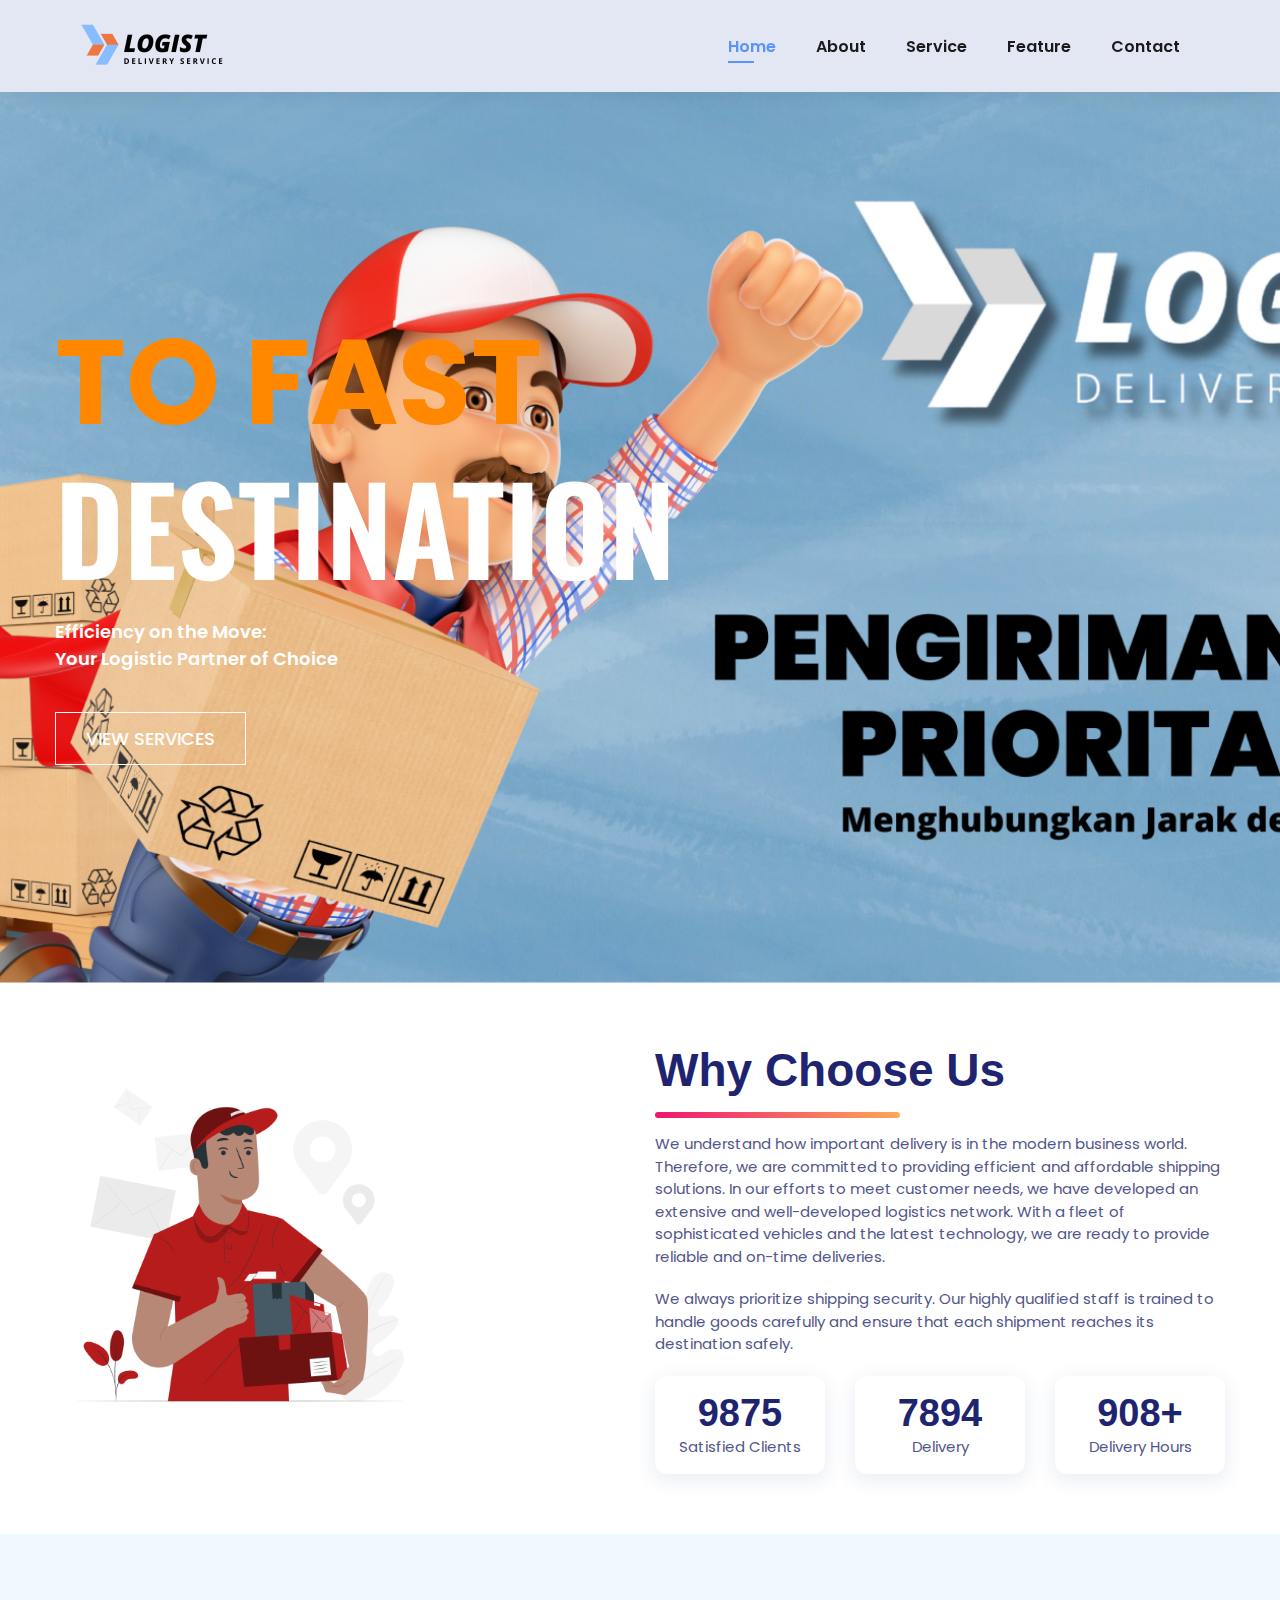
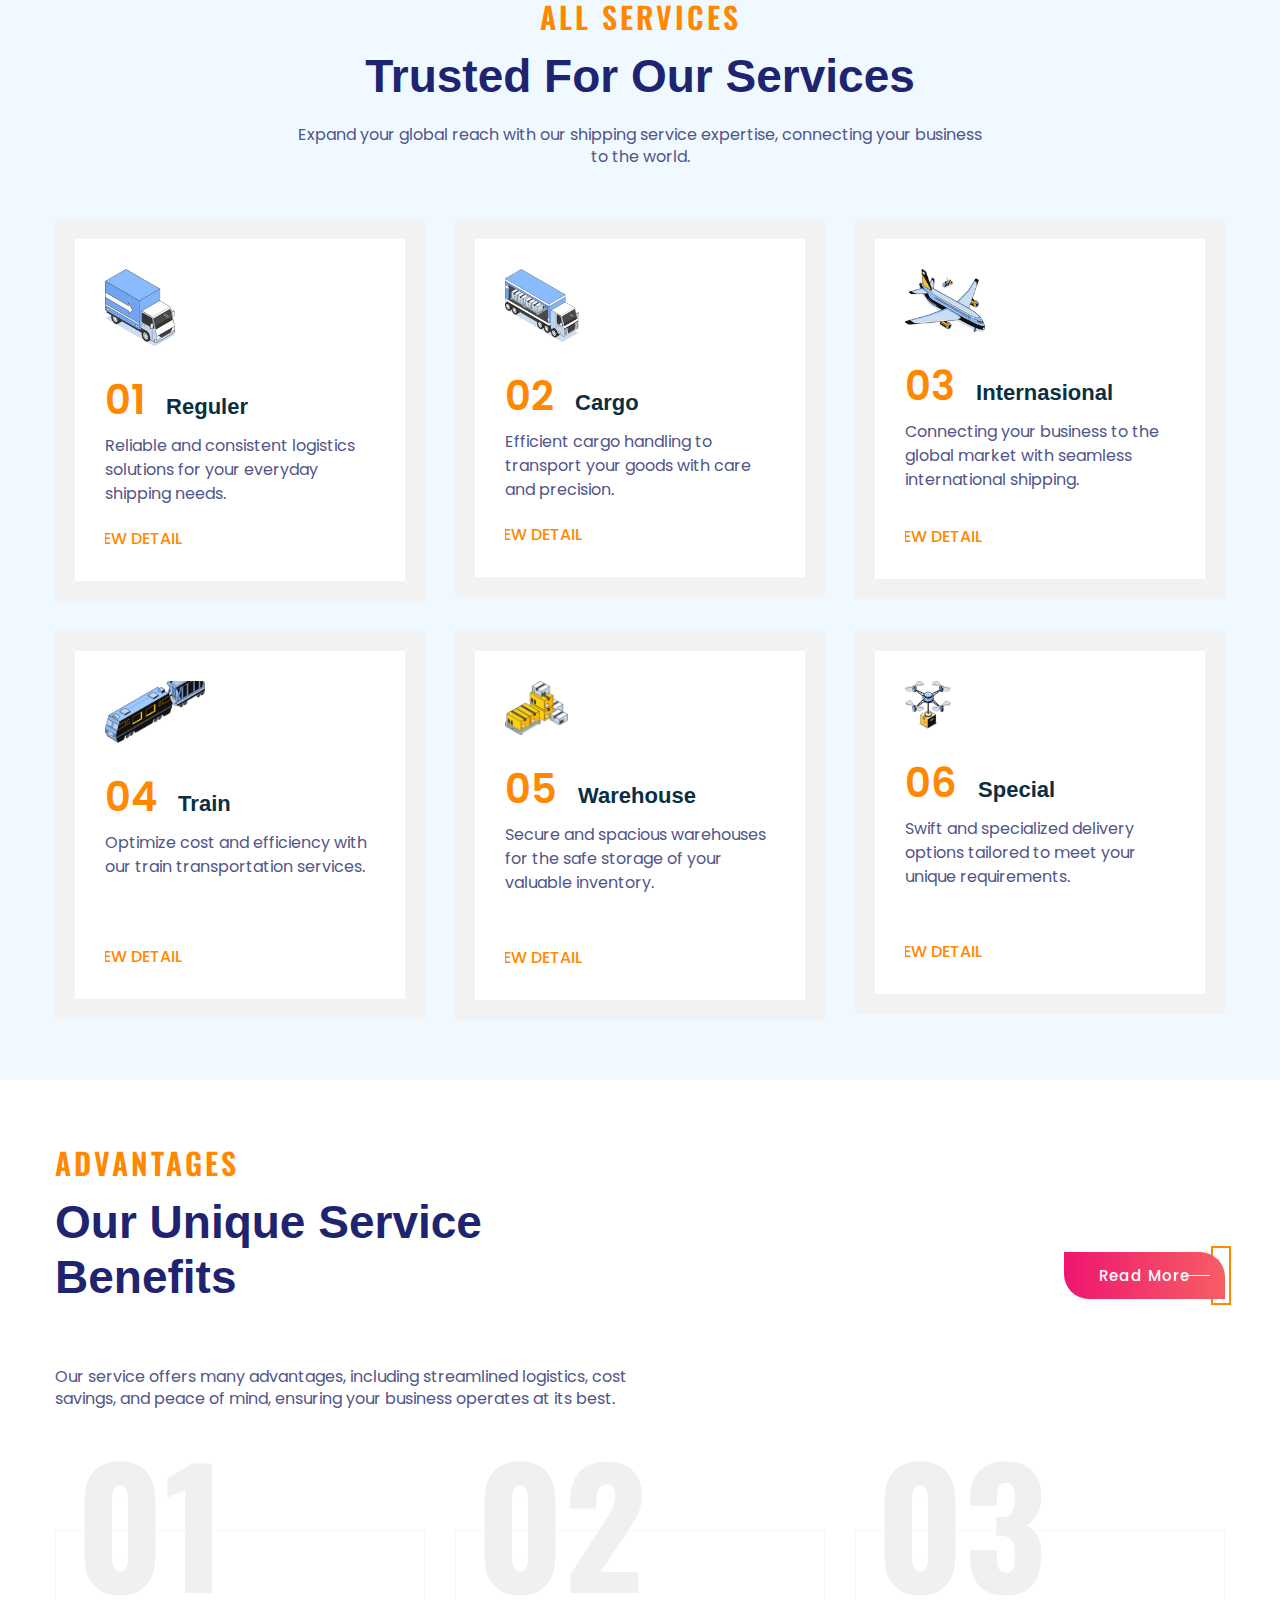
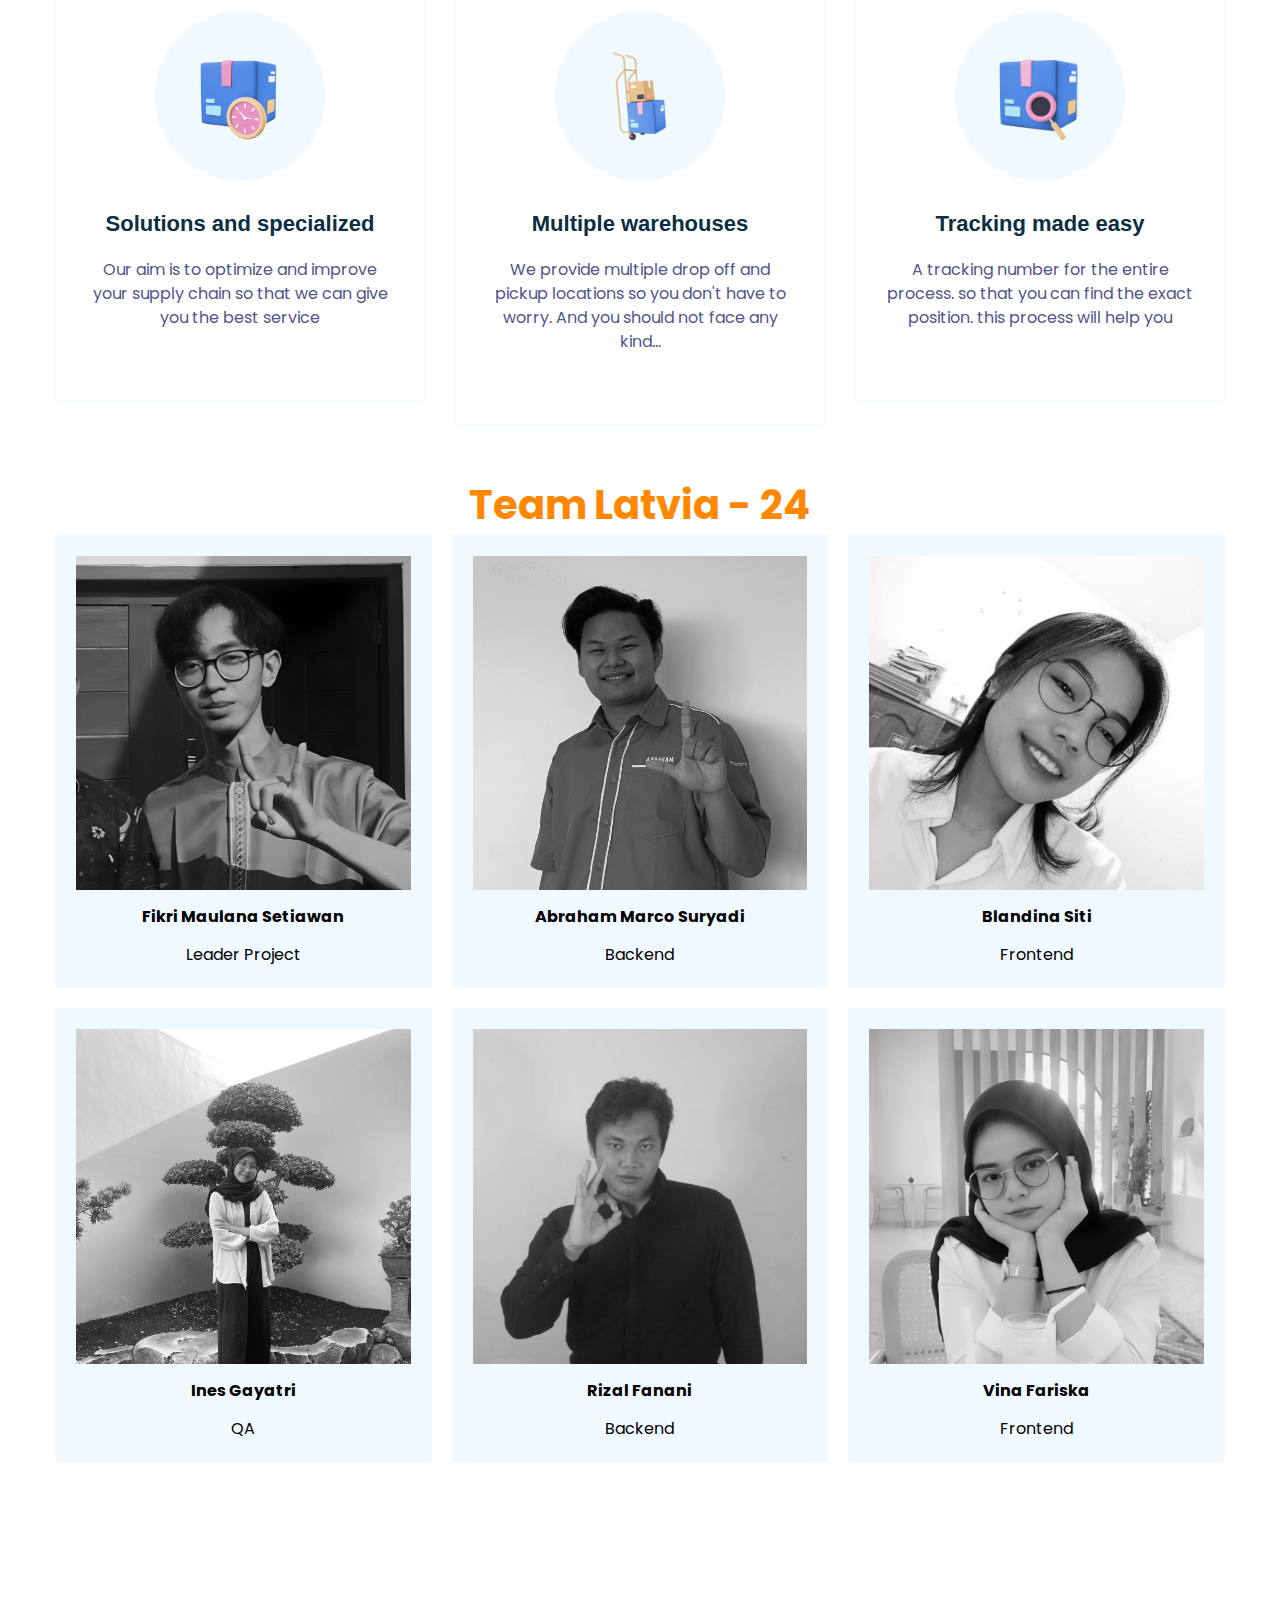
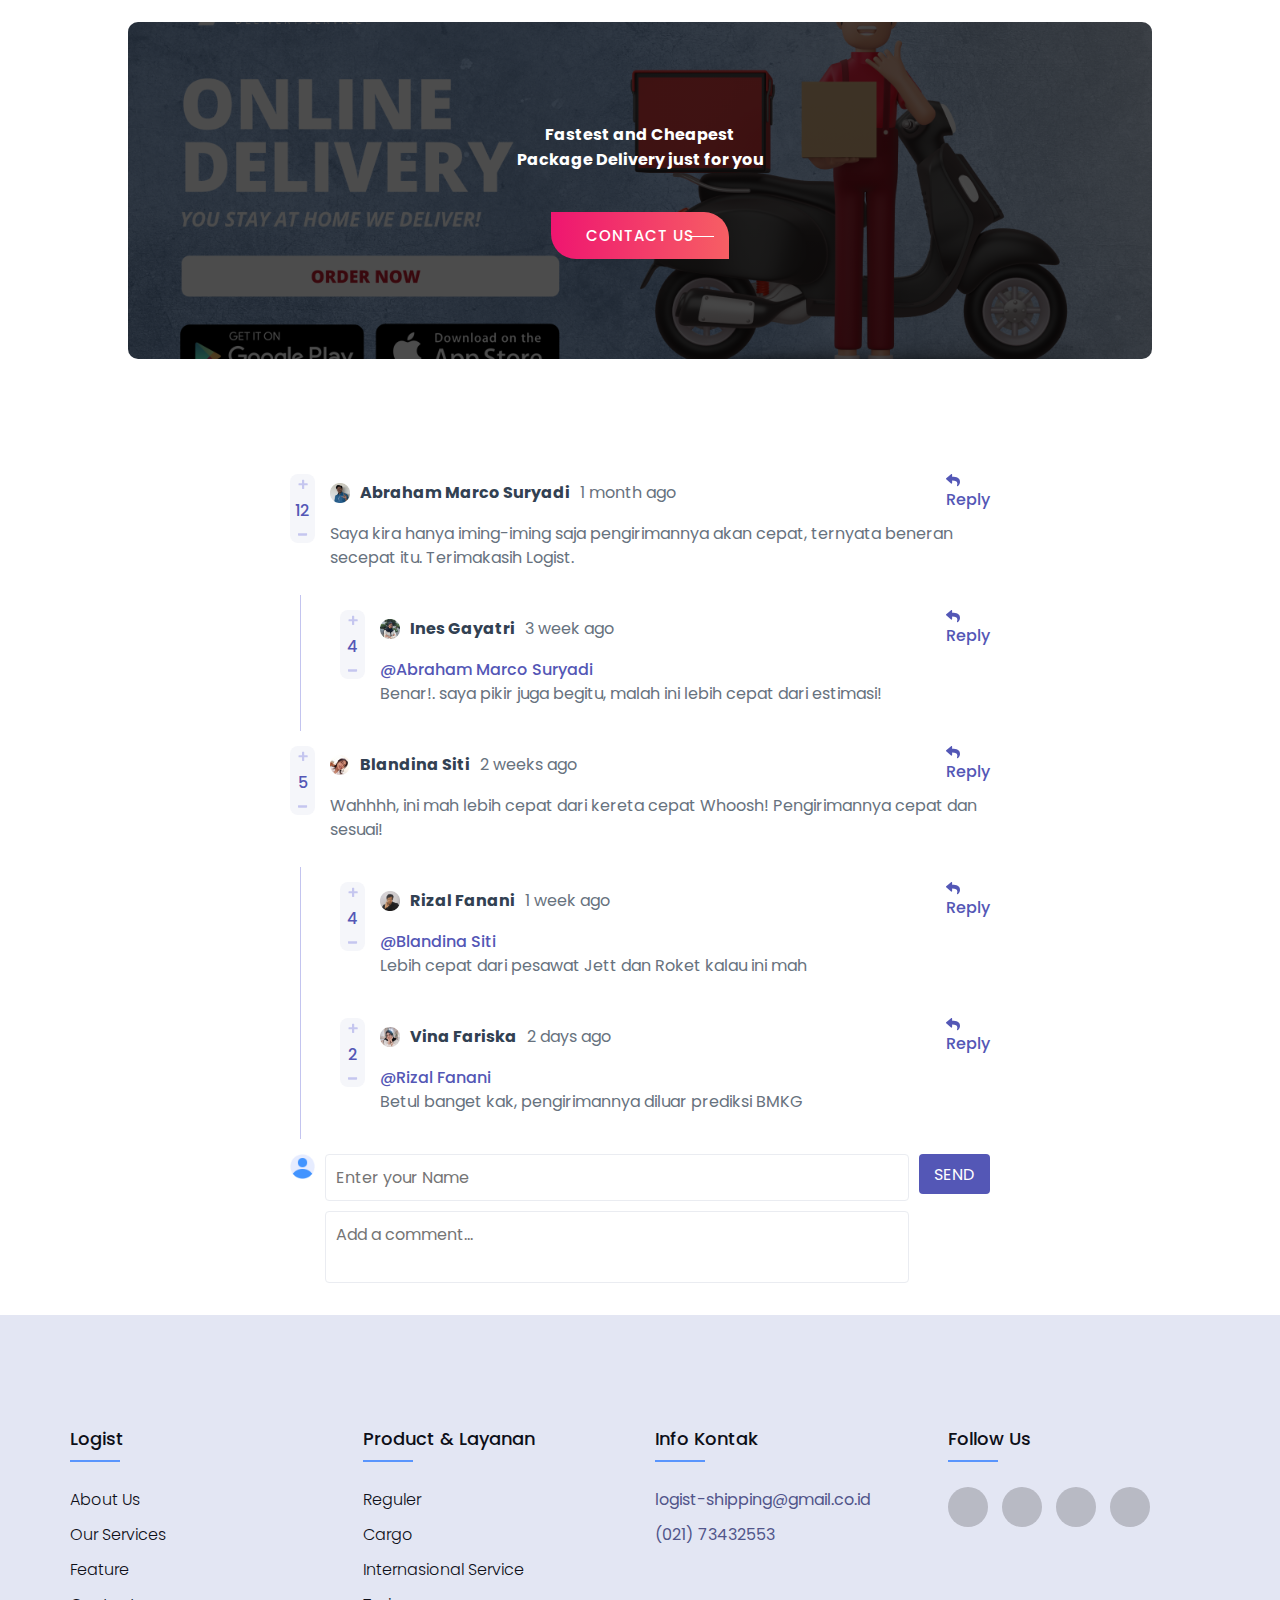
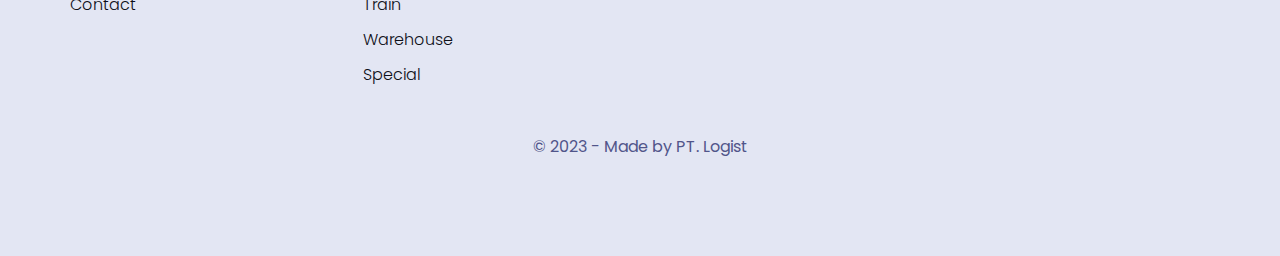
<file: index.html>
<!DOCTYPE html>
<html lang="en">
<head>
    <meta charset="UTF-8">
    <meta name="viewport" content="width=device-width, initial-scale=1.0">
    <link rel="stylesheet" href="css/style.css">
    <link rel="icon" type="image/png" sizes="32x32" href="./images/favicon-32x32.png"/>
    <link rel="stylesheet" href="https://use.fontawesome.com/releases/v5.15.4/css/all.css" integrity="sha384-DyZ88mC6Up2uqS4h/KRgHuoeGwBcD4Ng9SiP4dIRy0EXTlnuz47vAwmeGwVChigm" crossorigin="anonymous"/>
    <link rel="preconnect" href="https://fonts.googleapis.com">
    <link rel="stylesheet" href="https://unicons.iconscout.com/release/v4.0.8/css/line.css">
    <link rel="preconnect" href="https://fonts.gstatic.com" crossorigin>
    <link href="https://fonts.googleapis.com/css2?family=Oswald:wght@400;600;700&family=Rubik:wght@400;500;600;700&display=swap" rel="stylesheet">
    <link rel="shortcut icon" href="images/favicon.ico" type="image/x-icon">
    <title>Logist-Shipping</title>
</head>

<body>
    <!-- HEADER -->
    <section id="header">
        <a href="#"><img src="images/logo.png" class="logo" alt=""></a>

        <div>
          <ul id="navbar">
              <li><a class="active" href="#home">Home</a></li>
              <li><a href="#about">About</a></li>
              <li><a href="#service">Service</a></li>
              <li><a href="#feature">Feature</a></li>
              <li><a href="#contact">Contact</a></li>
              <!-- <li><a href="./login/login.html"><i class="fas fa-user"></i></a></li> -->
              <a href="#" id="close"><i class="fas fa-times"></i></a>
          </ul>
        </div>
        <div id="mobile">
          <!-- <a href="./login/login.html"><i class="fas fa-user"></i></a> -->
          <i id="bar" class="fas fa-outdent"></i>
        </div>
    </section>
    <!-- END HEADER -->

    <!-- Home -->
    <section class="section hero" aria-label="home" id="home" style="background-image: url('images/home-page.png')">
      <div class="container">
        <div class="hero-content">
          <h2 class="h1 hero-title" ">
            <span class="span" style="font-size: var(--fs-2);">To FAST</span> Destination
          </h2>
          <p class="hero-text" style="font-weight: 600;">
            Efficiency on the Move: <br>Your Logistic Partner of Choice
          </p>
          <a href="#service" class="btn-outline">View Services</a>
        </div>
      </div>
    </section>
    <!-- END Home -->

    <!-- About -->
    <section class="section about" id="about">
      <div class="container">
        <figure class="about-banner">
          <img src="images/Messenger-pana.png" width="700" height="532" loading="lazy" alt="about banner"
            class="w-100 banner-animation">
        </figure>
        <div class="about-content">
          <h2 class="h2 section-title underline">Why Choose Us</h2>
          <p class="about-text">
            We understand how important delivery is in the modern business world. Therefore, we are committed to providing efficient and affordable shipping solutions. In our efforts to meet customer needs, we have developed an extensive and well-developed logistics network. With a fleet of sophisticated vehicles and the latest technology, we are ready to provide reliable and on-time deliveries.
          </p>
          <p class="about-text">
            We always prioritize shipping security. Our highly qualified staff is trained to handle goods carefully and ensure that each shipment reaches its destination safely.
          </p>
          <ul class="stats-list">
            <li class="stats-card">
              <p class="h3 stats-title">9875</p>
              <p class="stats-text">Satisfied Clients</p>
            </li>
            <li class="stats-card">
              <p class="h3 stats-title">7894</p>
              <p class="stats-text">Delivery</p>
            </li>
            <li class="stats-card">
              <p class="h3 stats-title">908+</p>
              <p class="stats-text">Delivery Hours</p>
            </li>
          </ul>
        </div>
      </div>
    </section>
    <!-- END About -->

  <!-- Service -->
    <section class="section service" id="service" aria-label="service">
      <div class="container">
        <p class="section-subtitle">All Services</p>
        <h2 class="h2 section-title">Trusted For Our Services</h2>
        <p class="section-text">
          Expand your global reach with our shipping service expertise, connecting your business to the world.
        </p>
        <ul class="service-list grid-list">
          <li>
            <div class="service-card">
              <div class="card-icon">
                <img src="images/service-icon-11.png" width="70" height="60" loading="lazy" alt="Truck">
              </div>
              <h3 class="h3 card-title">
                <span class="span">01</span> Reguler
              </h3>
              <p class="card-text">
                Reliable and consistent logistics solutions for your everyday shipping needs. <br>                                                                
              </p>
              <a href="#" class="btn-link">
                <ion-icon name="chevron-forward" aria-hidden="true"></ion-icon>
                <span class="span">View Detail</span>
              </a>
            </div>
          </li>
          <li>
            <div class="service-card">
              <div class="card-icon">
                <img src="images/service-icon-12.png" width="74" height="60" loading="lazy" alt="Ship">
              </div>
              <h3 class="h3 card-title">
                <span class="span">02</span> Cargo
              </h3>
              <p class="card-text">
                Efficient cargo handling to transport your goods with care and precision.
              </p>
              <a href="#" class="btn-link">
                <ion-icon name="chevron-forward" aria-hidden="true"></ion-icon>
                <span class="span">View Detail</span>
              </a>
            </div>
          </li>
          <li>
            <div class="service-card">
              <div class="card-icon">
                <img src="images/service-icon-13.png" width="80" height="80" loading="lazy" alt="Airplane">
              </div>
              <h3 class="h3 card-title">
                <span class="span">03</span> Internasional
              </h3>
              <p class="card-text">
                Connecting your business to the global market with seamless international shipping.
              </p>
              <a href="#" class="btn-link">
                <ion-icon name="chevron-forward" aria-hidden="true"></ion-icon>
                <span class="span" style="padding-top: 12px;">View Detail</span>
              </a>
            </div>
          </li>
          <li>
            <div class="service-card">
              <div class="card-icon">
                <img src="images/service-icon-14.png" width="100" height="120" loading="lazy" alt="Train">
              </div>
              <h3 class="h3 card-title">
                <span class="span">04</span> Train
              </h3>
              <p class="card-text">
                Optimize cost and efficiency with our train transportation services.
              </p>
              <a href="#" class="btn-link">
                <ion-icon name="chevron-forward" aria-hidden="true"></ion-icon>
                <span class="span" style="padding-top: 45px;">View Detail</span>
              </a>
            </div>
          </li>
          <li>
            <div class="service-card">
              <div class="card-icon">
                <img src="images/service-icon-15.png" width="63" height="60" loading="lazy" alt="Trolley">
              </div>
              <h3 class="h3 card-title">
                <span class="span">05</span> Warehouse
              </h3>
              <p class="card-text">
                Secure and spacious warehouses for the safe storage of your valuable inventory.
              </p>
              <a href="#" class="btn-link">
                <ion-icon name="chevron-forward" aria-hidden="true"></ion-icon>
                <span class="span" style="padding-top: 30px;">View Detail</span>
              </a>
            </div>
          </li>
          <li>
            <div class="service-card">
              <div class="card-icon">
                <img src="images/service-icon-16.png" width="46" height="60" loading="lazy" alt="Paper">
              </div>
              <h3 class="h3 card-title">
                <span class="span">06</span> Special
              </h3>
              <p class="card-text">
                Swift and specialized delivery options tailored to meet your unique requirements.
              </p>
              <a href="#" class="btn-link">
                <ion-icon name="chevron-forward" aria-hidden="true"></ion-icon>
                <span class="span" style="padding-top: 30px;">View Detail</span>
              </a>
            </div>
          </li>
        </ul>
      </div>
    </section>
  <!-- END Service-->

  <!-- Feature -->
    <section class="section feature" id="feature">
        <div class="container">
          <div class="title-wrapper">
            <div>
              <p class="section-subtitle">ADVANTAGES</p>
              <h2 class="h2 section-title">Our Unique Service Benefits</h2>
              <p class="section-text">
                Our service offers many advantages, including streamlined logistics, cost savings, and peace of mind, ensuring your business operates at its best.
              </p>
            </div>
            <a href="#" class="btn">Read More</a>
          </div>
          <ul class="feature-list grid-list">
            <li>
              <div class="feature-card" style="--card-number: '01'">
                <div class="card-icon">
                  <img src="images/image 132.png" width="150" height="91" alt="">
                </div>
                <h3 class="h3 card-title">Solutions and specialized</h3>
                <p class="card-text">
                  Our aim is to optimize and improve your supply chain so that we can give you the best service
                </p>
              </div>
            </li>
            <li>
              <div class="feature-card" style="--card-number: '02'">
                <div class="card-icon">
                  <img src="images/image 133.png" width="150" height="94" alt="">
                </div>
                <h3 class="h3 card-title">Multiple warehouses</h3>
                <p class="card-text">
                  We provide multiple drop off and pickup locations so you don't have to worry. And you should not face
                  any kind...
                </p>
              </div>
            </li>
            <li>
              <div class="feature-card" style="--card-number: '03'">
                <div class="card-icon">
                  <img src="images/image 135.png" width="150" height="93" alt="">
                </div>
                <h3 class="h3 card-title">Tracking made easy</h3>
                <p class="card-text">
                  A tracking number for the entire process. so that you can find the exact position. this process will
                  help you
                </p>
              </div>
            </li>
          </ul>
        </div>
        <div class="container" style="padding-top: 50px; margin-bottom: 0%;">
          <div class="hero-content">
            <h2 class="hero-title" style=" text-align: center; ">
              <span class="span" style="font-size: var(--fs-3);">Team Latvia - 24</span>
            </h2>
          </div>
        </div>
        <div class="container team-container">
          <article class="team-member">
            <div class="team-member-image">
              <img src="images/avatars/group24-fikri.jpeg">
            </div>
            <div class="team-member-info">
              <h4>Fikri Maulana Setiawan</h4>
              <p>Leader Project</p>
            </div>
          </article>
          <article class="team-member">
            <div class="team-member-image">
              <img src="./images/avatars/group24-abi.jpeg">
            </div>
            <div class="team-member-info">
              <h4>Abraham Marco Suryadi</h4>
              <p>Backend</p>
            </div>
          </article>
          <article class="team-member">
            <div class="team-member-image">
              <img src="./images/avatars/group24-ina.jpg">
            </div>
            <div class="team-member-info">
              <h4>Blandina Siti</h4>
              <p>Frontend</p>
            </div>
          </article>
          <article class="team-member">
            <div class="team-member-image">
              <img src="./images/avatars/group24-ines.jpg">
            </div>
            <div class="team-member-info">
              <h4>Ines Gayatri</h4>
              <p>QA</p>
            </div>
          </article>
          <article class="team-member">
            <div class="team-member-image">
              <img src="./images/avatars/group24-rizal.jpg">
            </div>
            <div class="team-member-info">
              <h4>Rizal Fanani</h4>
              <p>Backend</p>
            </div>
          </article>
          <article class="team-member">
            <div class="team-member-image">
              <img src="./images/avatars/group24-vina.jpg">
            </div>
            <div class="team-member-info">
              <h4>Vina Fariska</h4>
              <p>Frontend</p>
            </div>

          </article>
        </div>
    </section>
  <!-- END Feature-->

  <!--Contact-->
    <section class="contact" id="contact" style="background-image: linear-gradient(rgba(0, 0, 0, 0.7), rgba(0, 0, 0, 0.7)),url(./images/deli.png);">
      <h1>Fastest and Cheapest <br>Package Delivery just for you</h1>
      <a href="wa.me/6281367113312" class="btn">CONTACT US</a>
    </section>
  <!--END Contact-->

  <!-- Comment Section -->
  <template class="reply-input-template">
    <div class="reply-input containers">
      <img src="./images/avatars/user.webp" alt="" class="usr-img">
      <div style="width: 100%;">
        <input id="username" type="text" placeholder="Enter your Name">
        <textarea class="cmnt-input" placeholder="Add a comment..."></textarea>
      </div>
      <button class="bu-primary">SEND</button>
    </div>
  </template>

  <template class="comment-template">
    <div class="comment-wrp">
      <div class="comment containers">
        <div class="c-score">
          <img src="./images/icon-plus.svg" alt="plus" class="score-control score-plus">
          <p class="score-number">5</p>
          <img src="./images/icon-minus.svg" alt="minus" class="score-control score-minus">
        </div>
        <div class="c-controls">
          <a  class="delete"><img src="./images/icon-delete.svg" alt="" class="control-icon">Delete</a>
          <a  class="reply"><img src="./images/icon-reply.svg" alt="" class="control-icon">Reply</a>
        </div>
        <div class="c-user">
          <img src="./images/user.png" alt="" class="usr-img">
          <p class="usr-name">Blandina Siti</p>
          <p class="cmnt-at">2 weeks ago</p>    
        </div>
        <p class="c-text">
          <span class="reply-to"></span>
          <span class="c-body"></span>
        </p>
      </div><!--comment-->
      <div class="replies comments-wrp">
      </div><!--replies-->
    </div>
  </template>
<main>
  <div class="comment-section">

    <div class="comments-wrp">

    </div> <!--commentS wrapper-->
  <div class="reply-input containers">
      <img src="./images/user.webp" alt="" class="usr-img">
      <div style="width: 100%;">
        <input id="username" type="text" placeholder="Enter your Name">
        <textarea class="cmnt-input" placeholder="Add a comment..."></textarea>
      </div>
      <button class="bu-primary">SEND</button>
    </div> <!--reply input-->
  </div> <!--comment sectio-->
  
  <div class="modal-wrp invisible">
    <div class="modal containers">
      <h3>Delete comment</h3>
      <p>Are you sure you want to delete this comment? This will remove the comment and cant be undone</p>
      <button class="yes">YES,DELETE</button>
      <button class="no">NO,CANCEL</button>
    </div>
  </div>
</main>
  <!-- END Comment Section -->

  <!-- Footer -->
  <footer class="footer">
    <div class="footer1">
        <div class="row">
            <div class="footer-col">
                <h4>Logist</h4>
                <ul>
                    <li><a href="#about">about us</a></li>
                    <li><a href="#service">our services</a></li>
                    <li><a href="#feature">Feature</a></li>
                    <li><a href="#conatct">Contact</a></li>
                </ul>
            </div>
            <div class="footer-col">
                <h4>Product & Layanan</h4>
                <ul>
                    <li><a href="#service">Reguler</a></li>
                    <li><a href="#service">Cargo</a></li>
                    <li><a href="#service">Internasional Service</a></li>
                    <li><a href="#service">Train</a></li>
                    <li><a href="#service">Warehouse</a></li>
                    <li><a href="#service">Special</a></li>
                </ul>
            </div>
            <div class="footer-col">
                <h4>Info Kontak</h4>
                <ul>
                    <li><i class="uil uil-envelope-alt email"></i> logist-shipping@gmail.co.id</li>
                    <li><i class="uil uil-phone-alt"></i> (021) 73432553</li>
                </ul>
            </div>
            <div class="footer-col">
                <h4>follow us</h4>
                <div class="social-links">
                    <a href="#footer"><i class="fab fa-facebook-f"></i></a>
                    <a href="#footer"><i class="fab fa-twitter"></i></a>
                    <a href="#footer"><i class="fab fa-instagram"></i></a>
                    <a href="#footer"><i class="fab fa-linkedin-in"></i></a>
                </div>
            </div>
        </div>
    </div>
    <p style="text-align: center; display: block; line-height: 1.9rem; margin-top: 4rem; margin-bottom: 0;">&#169; 2023 - Made by PT. Logist</p>
  </footer>
  <!--END Footer-->
  
  
  <script src="./js/app.js"></script>
</body>
</html>
</file>
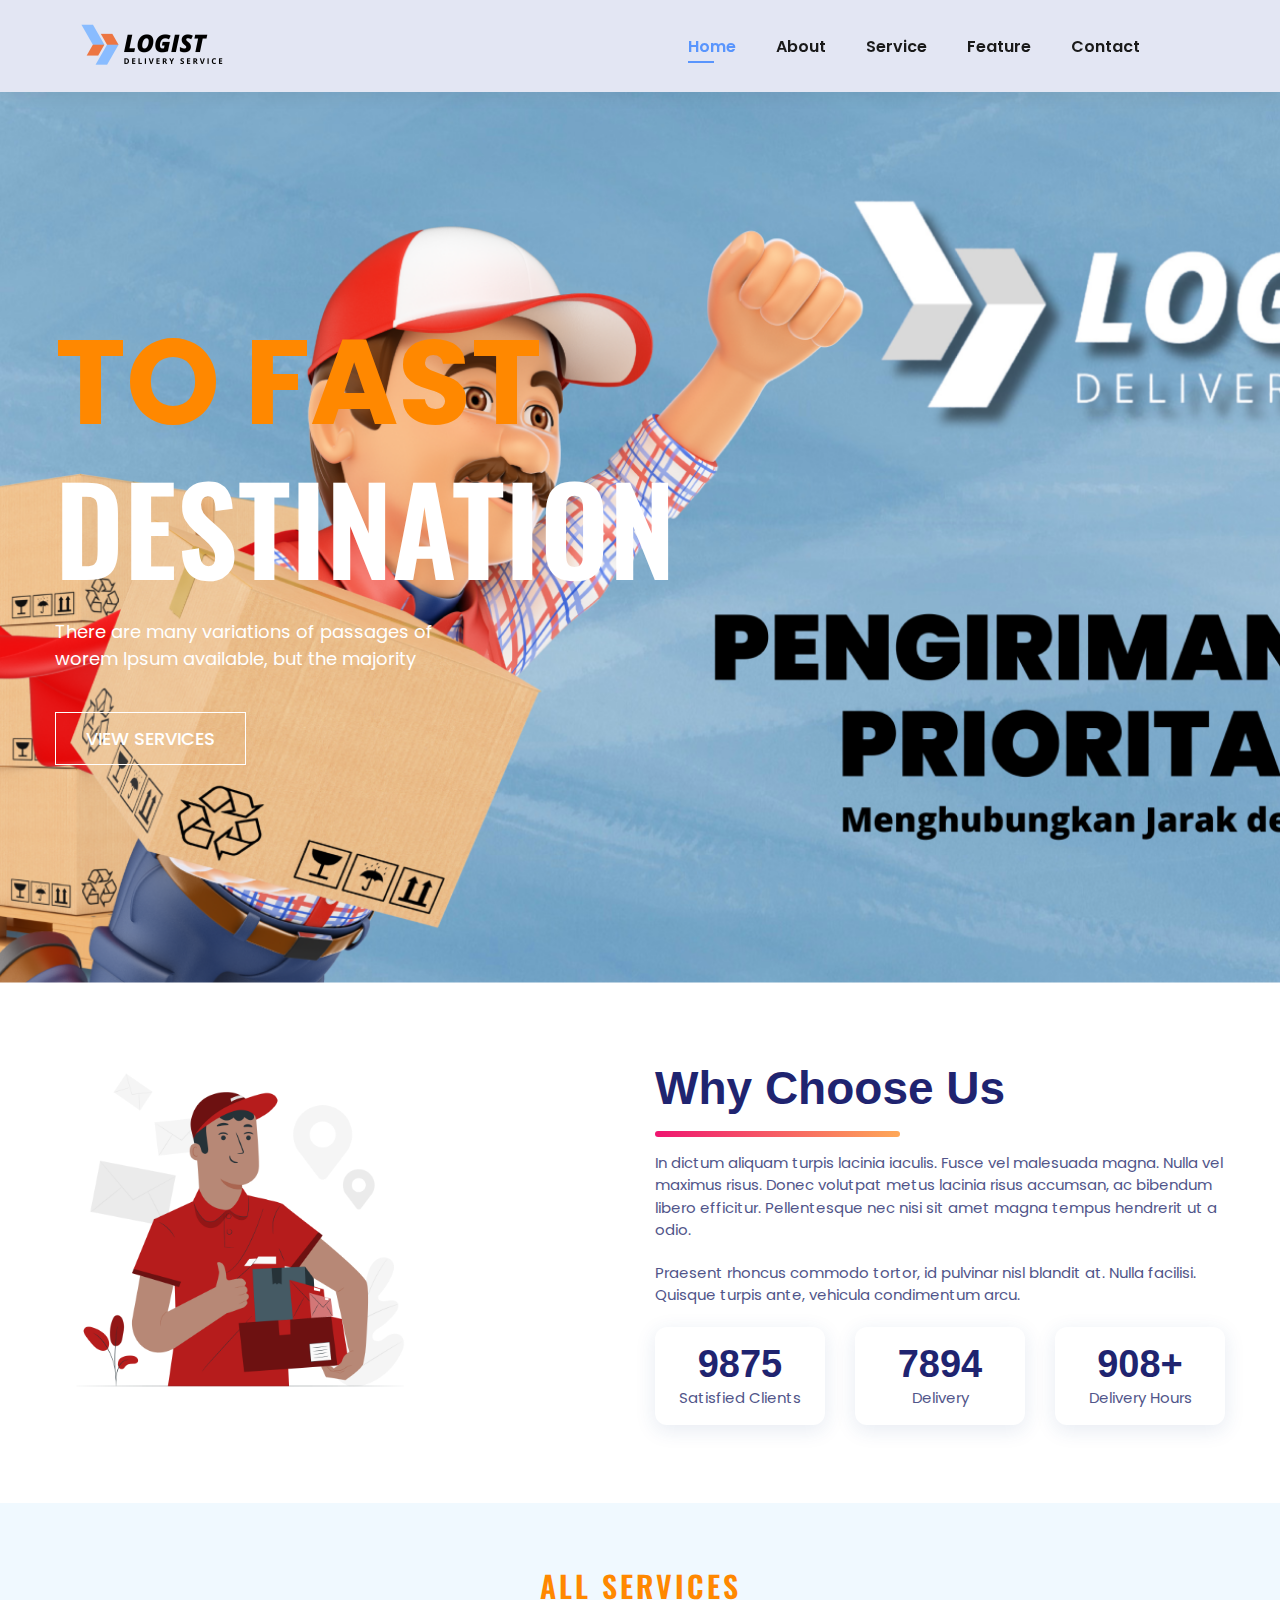
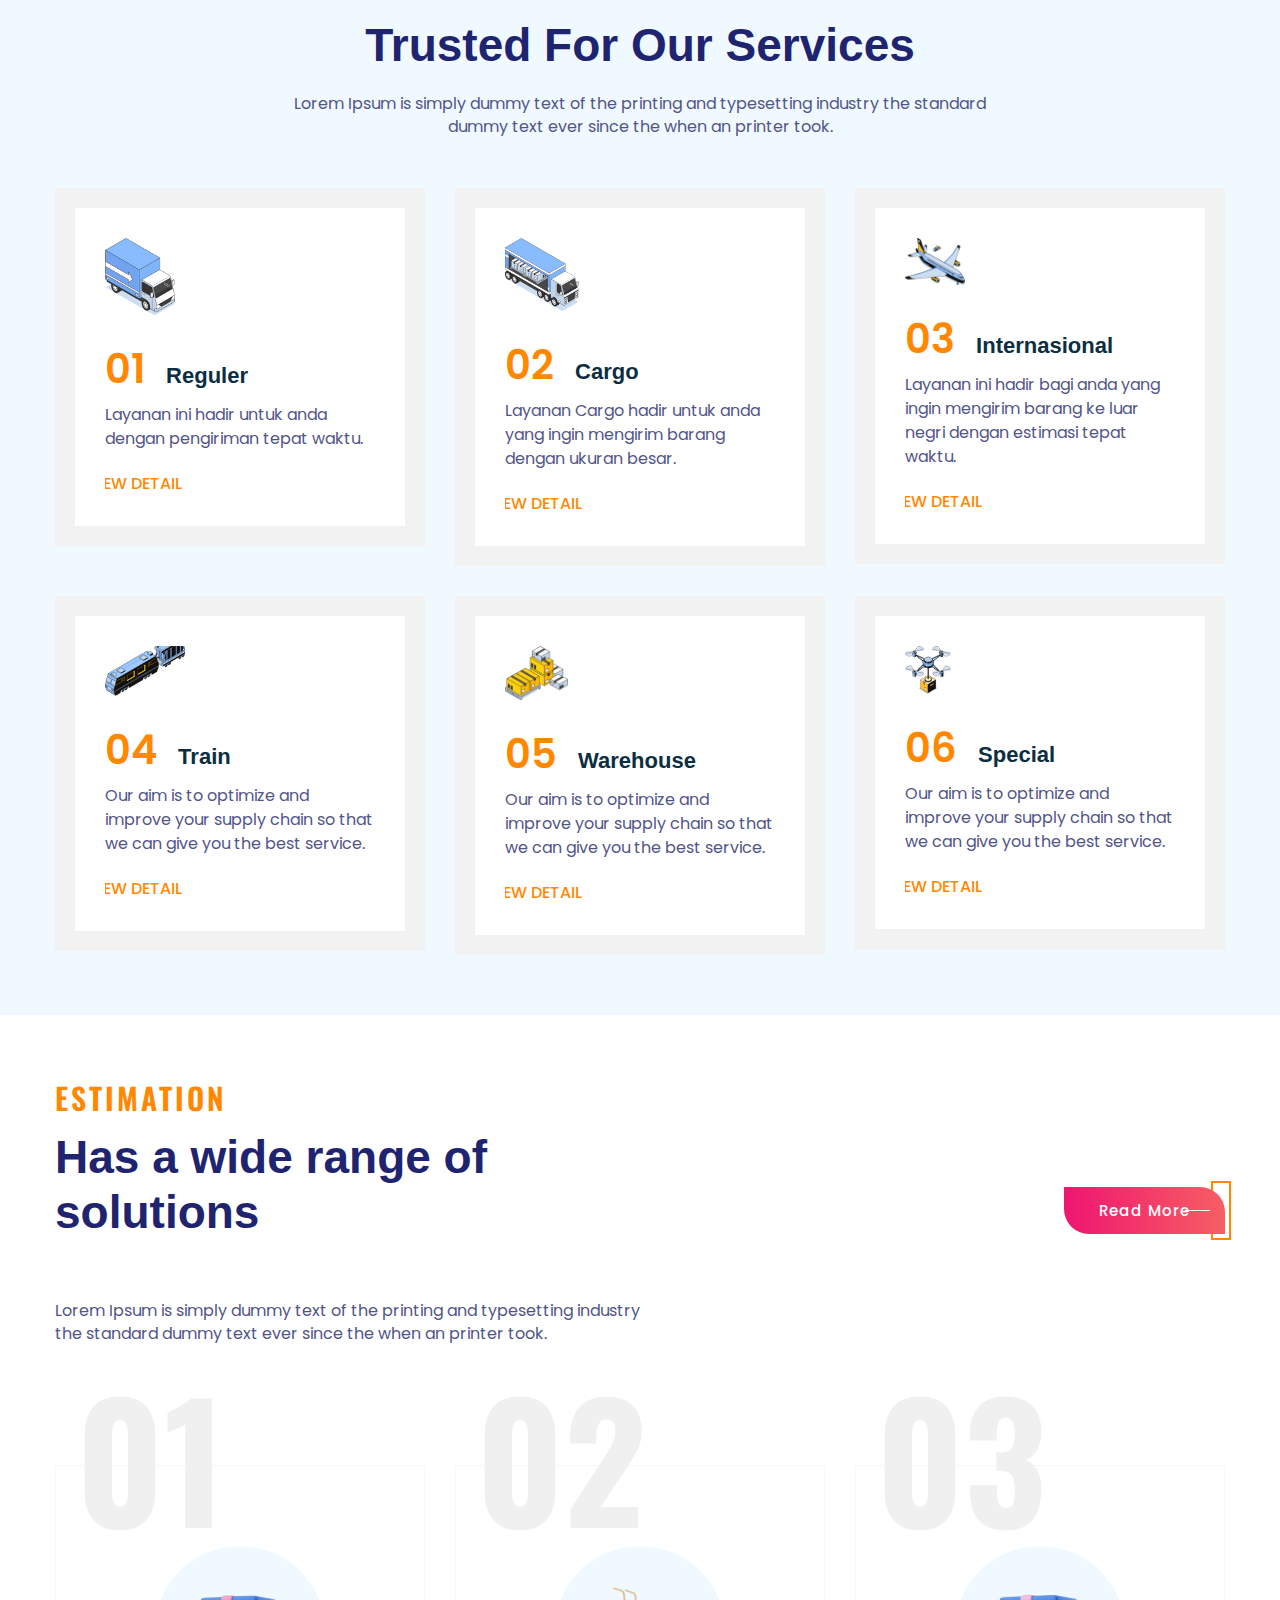
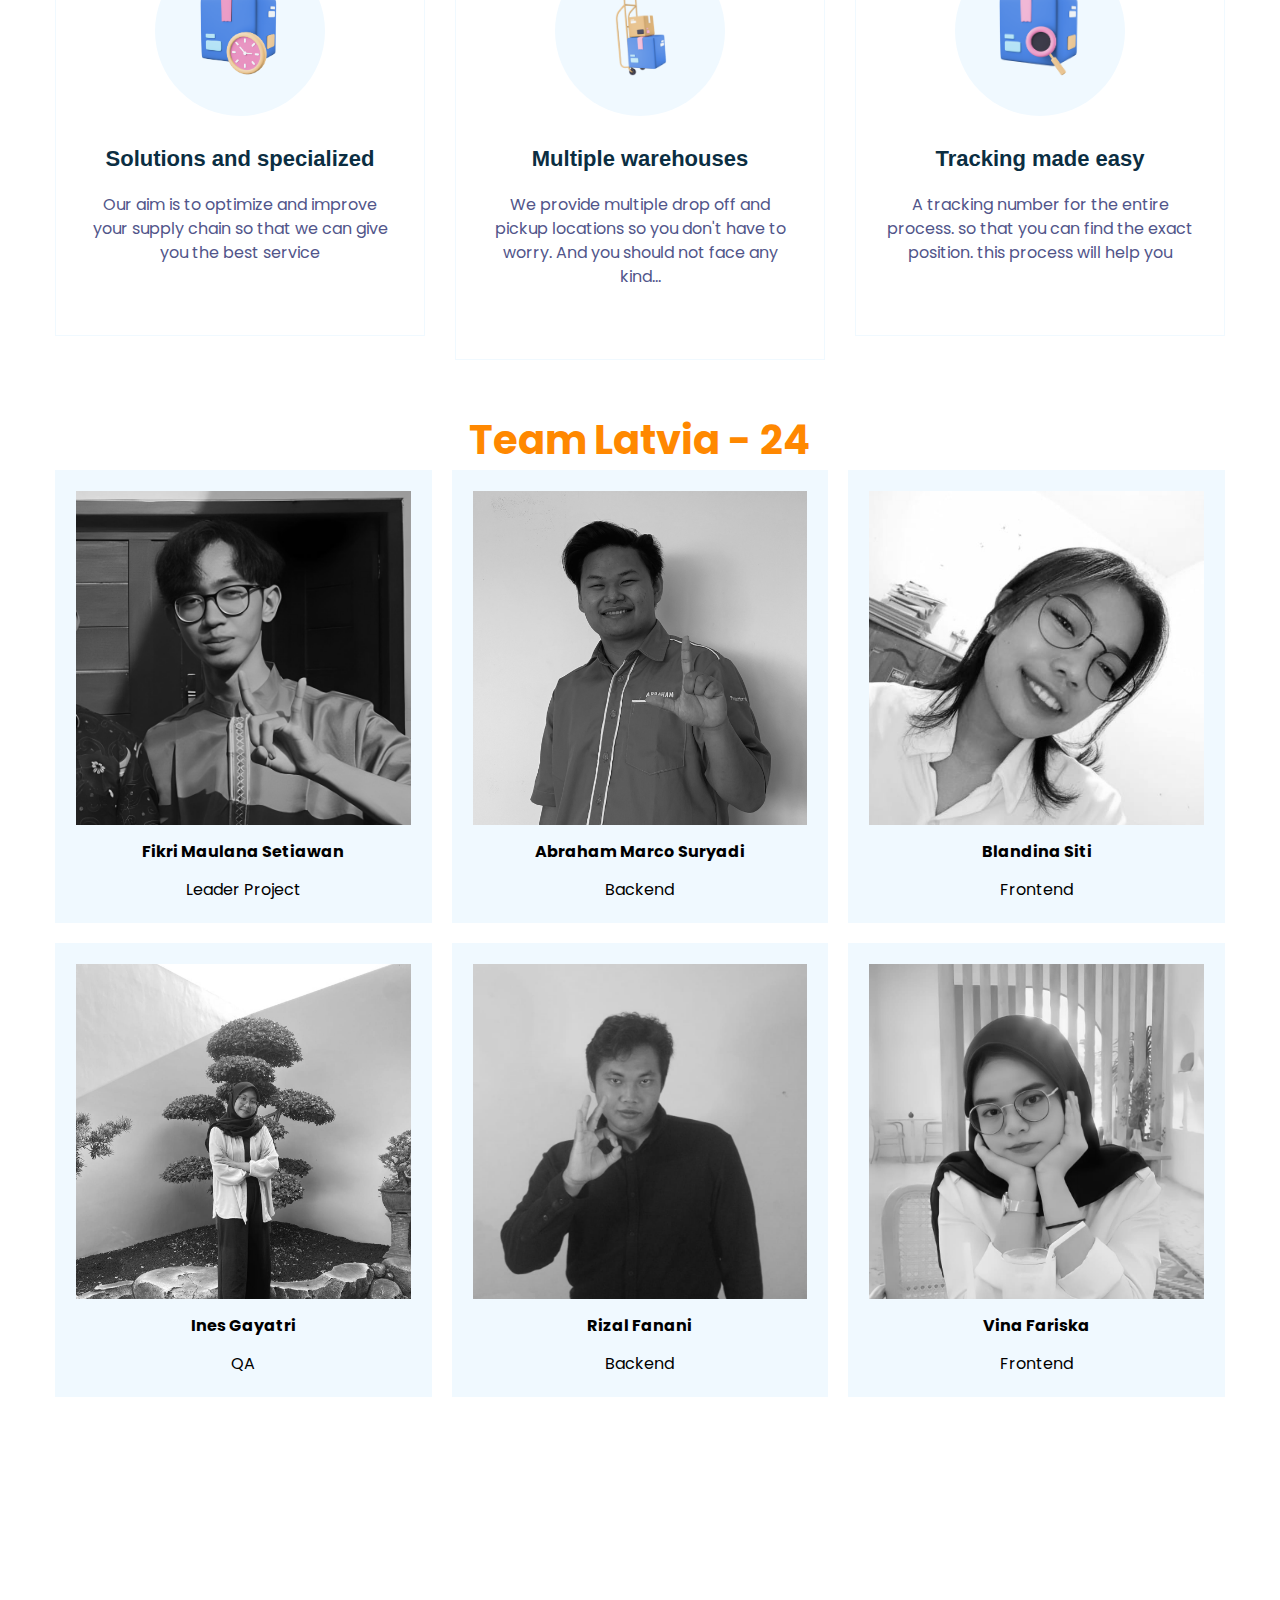
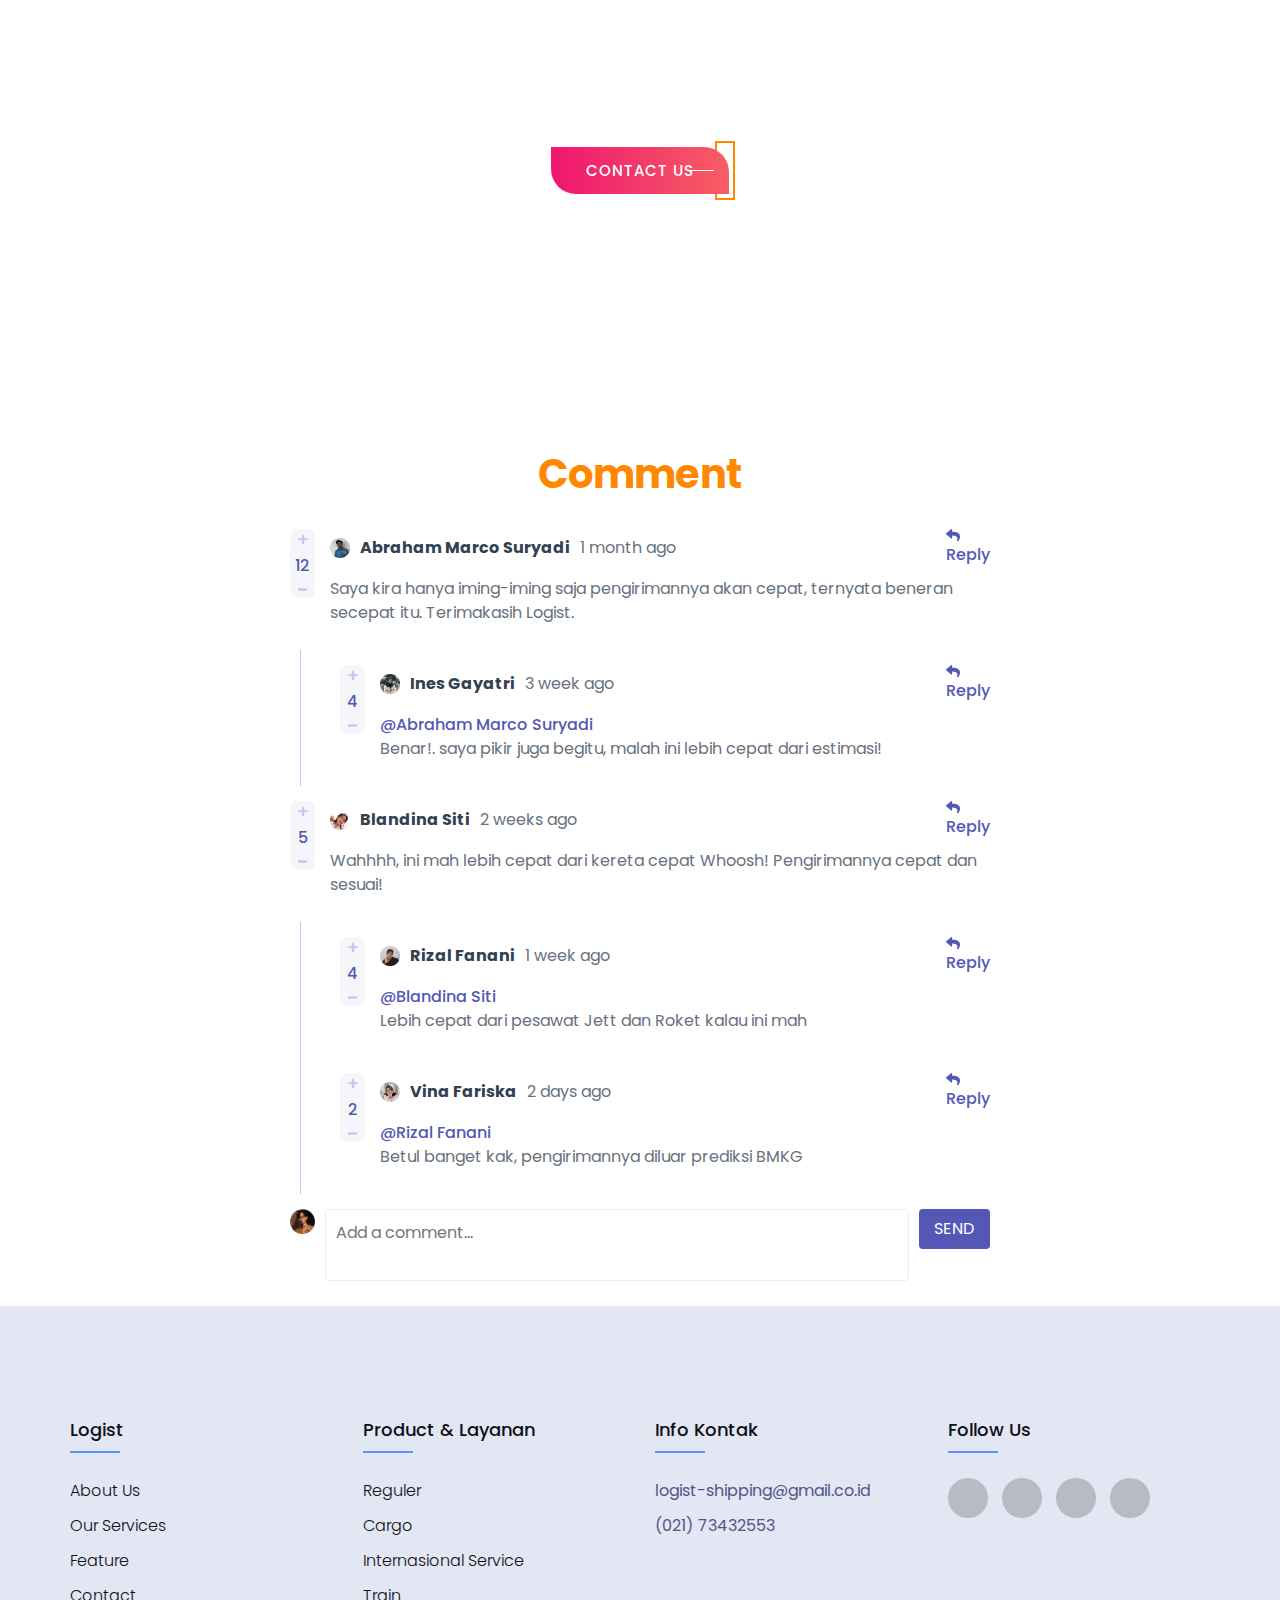
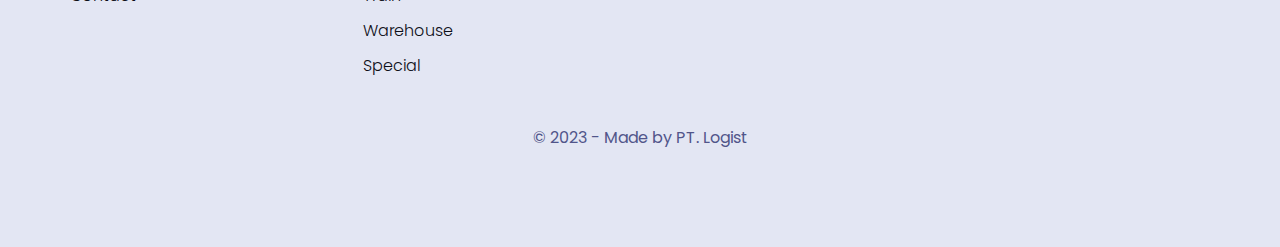
<file: home.html>
<!DOCTYPE html>
<html lang="en">
<head>
    <meta charset="UTF-8">
    <meta name="viewport" content="width=device-width, initial-scale=1.0">
    <link rel="stylesheet" href="css/style.css">
    <link rel="icon" type="image/png" sizes="32x32" href="./images/favicon-32x32.png"/>
    <link rel="stylesheet" href="https://use.fontawesome.com/releases/v5.15.4/css/all.css" integrity="sha384-DyZ88mC6Up2uqS4h/KRgHuoeGwBcD4Ng9SiP4dIRy0EXTlnuz47vAwmeGwVChigm" crossorigin="anonymous"/>
    <link rel="preconnect" href="https://fonts.googleapis.com">
    <link rel="stylesheet" href="https://unicons.iconscout.com/release/v4.0.8/css/line.css">
    <link rel="preconnect" href="https://fonts.gstatic.com" crossorigin>
    <link href="https://fonts.googleapis.com/css2?family=Oswald:wght@400;600;700&family=Rubik:wght@400;500;600;700&display=swap" rel="stylesheet">
    <link rel="shortcut icon" href="images/favicon.ico" type="image/x-icon">
    <title>Logist-Shipping</title>
</head>

<body>
    <!-- HEADER -->
    <section id="header">
        <a href="#"><img src="images/logo.png" class="logo" alt=""></a>

        <div>
          <ul id="navbar">
              <li><a class="active" href="#home">Home</a></li>
              <li><a href="#about">About</a></li>
              <li><a href="#service">Service</a></li>
              <li><a href="#feature">Feature</a></li>
              <li><a href="#contact">Contact</a></li>
              <li><a href="./login/login.html"><i class="fas fa-user"></i></a></li>
              <a href="#" id="close"><i class="fas fa-times"></i></a>
          </ul>
        </div>
        <div id="mobile">
          <a href="./login/login.html"><i class="fas fa-user"></i></a>
          <i id="bar" class="fas fa-outdent"></i>
        </div>
    </section>
    <!-- END HEADER -->

    <!-- Home -->
    <section class="section hero" aria-label="home" id="home" style="background-image: url('images/home-page.png')">
      <div class="container">
        <div class="hero-content">
          <h2 class="h1 hero-title">
            <span class="span" style="font-size: var(--fs-2);">To FAST</span> Destination
          </h2>
          <p class="hero-text">
            There are many variations of passages of worem Ipsum available, but the majority
          </p>
          <a href="#service" class="btn-outline">View Services</a>
        </div>
      </div>
    </section>
    <!-- END Home -->

    <!-- About -->
    <section class="section about" id="about">
      <div class="container">
        <figure class="about-banner">
          <img src="images/Messenger-pana.png" width="700" height="532" loading="lazy" alt="about banner"
            class="w-100 banner-animation">
        </figure>
        <div class="about-content">
          <h2 class="h2 section-title underline">Why Choose Us</h2>
          <p class="about-text">
            In dictum aliquam turpis lacinia iaculis. Fusce vel malesuada magna. Nulla vel maximus risus. Donec
            volutpat metus
            lacinia risus accumsan, ac bibendum libero efficitur. Pellentesque nec nisi sit amet magna tempus
            hendrerit ut a odio.
          </p>
          <p class="about-text">
            Praesent rhoncus commodo tortor, id pulvinar nisl blandit at. Nulla facilisi. Quisque turpis ante,
            vehicula condimentum
            arcu.
          </p>
          <ul class="stats-list">
            <li class="stats-card">
              <p class="h3 stats-title">9875</p>
              <p class="stats-text">Satisfied Clients</p>
            </li>
            <li class="stats-card">
              <p class="h3 stats-title">7894</p>
              <p class="stats-text">Delivery</p>
            </li>
            <li class="stats-card">
              <p class="h3 stats-title">908+</p>
              <p class="stats-text">Delivery Hours</p>
            </li>
          </ul>
        </div>
      </div>
    </section>
    <!-- END About -->

  <!-- Service -->
    <section class="section service" id="service" aria-label="service">
      <div class="container">
        <p class="section-subtitle">All Services</p>
        <h2 class="h2 section-title">Trusted For Our Services</h2>
        <p class="section-text">
          Lorem Ipsum is simply dummy text of the printing and typesetting industry the standard dummy text ever since
          the when an
          printer took.
        </p>
        <ul class="service-list grid-list">
          <li>
            <div class="service-card">
              <div class="card-icon">
                <img src="images/service-icon-11.png" width="70" height="60" loading="lazy" alt="Truck">
              </div>
              <h3 class="h3 card-title">
                <span class="span">01</span> Reguler
              </h3>
              <p class="card-text">
                Layanan ini hadir untuk anda dengan pengiriman tepat waktu. <br>                                                                
              </p>
              <a href="#" class="btn-link">
                <ion-icon name="chevron-forward" aria-hidden="true"></ion-icon>
                <span class="span">View Detail</span>
              </a>
            </div>
          </li>
          <li>
            <div class="service-card">
              <div class="card-icon">
                <img src="images/service-icon-12.png" width="74" height="60" loading="lazy" alt="Ship">
              </div>
              <h3 class="h3 card-title">
                <span class="span">02</span> Cargo
              </h3>
              <p class="card-text">
                Layanan Cargo hadir untuk anda yang ingin mengirim barang dengan ukuran besar.
              </p>
              <a href="#" class="btn-link">
                <ion-icon name="chevron-forward" aria-hidden="true"></ion-icon>
                <span class="span">View Detail</span>
              </a>
            </div>
          </li>
          <li>
            <div class="service-card">
              <div class="card-icon">
                <img src="images/service-icon-13.png" width="60" height="60" loading="lazy" alt="Airplane">
              </div>
              <h3 class="h3 card-title">
                <span class="span">03</span> Internasional
              </h3>
              <p class="card-text">
                Layanan ini hadir bagi anda yang ingin mengirim barang ke luar negri dengan estimasi tepat waktu.
              </p>
              <a href="#" class="btn-link">
                <ion-icon name="chevron-forward" aria-hidden="true"></ion-icon>
                <span class="span">View Detail</span>
              </a>
            </div>
          </li>
          <li>
            <div class="service-card">
              <div class="card-icon">
                <img src="images/service-icon-14.png" width="80" height="60" loading="lazy" alt="Train">
              </div>
              <h3 class="h3 card-title">
                <span class="span">04</span> Train
              </h3>
              <p class="card-text">
                Our aim is to optimize and improve your supply chain so that we can give you the best service.
              </p>
              <a href="#" class="btn-link">
                <ion-icon name="chevron-forward" aria-hidden="true"></ion-icon>
                <span class="span">View Detail</span>
              </a>
            </div>
          </li>
          <li>
            <div class="service-card">
              <div class="card-icon">
                <img src="images/service-icon-15.png" width="63" height="60" loading="lazy" alt="Trolley">
              </div>
              <h3 class="h3 card-title">
                <span class="span">05</span> Warehouse
              </h3>
              <p class="card-text">
                Our aim is to optimize and improve your supply chain so that we can give you the best service.
              </p>
              <a href="#" class="btn-link">
                <ion-icon name="chevron-forward" aria-hidden="true"></ion-icon>
                <span class="span">View Detail</span>
              </a>
            </div>
          </li>
          <li>
            <div class="service-card">
              <div class="card-icon">
                <img src="images/service-icon-16.png" width="46" height="60" loading="lazy" alt="Paper">
              </div>
              <h3 class="h3 card-title">
                <span class="span">06</span> Special
              </h3>
              <p class="card-text">
                Our aim is to optimize and improve your supply chain so that we can give you the best service.
              </p>
              <a href="#" class="btn-link">
                <ion-icon name="chevron-forward" aria-hidden="true"></ion-icon>
                <span class="span">View Detail</span>
              </a>
            </div>
          </li>
        </ul>
      </div>
    </section>
  <!-- END Service-->

  <!-- Feature -->
    <section class="section feature" id="feature">
        <div class="container">
          <div class="title-wrapper">
            <div>
              <p class="section-subtitle">Estimation</p>
              <h2 class="h2 section-title">Has a wide range of solutions</h2>
              <p class="section-text">
                Lorem Ipsum is simply dummy text of the printing and typesetting industry the standard dummy text ever
                since the when an
                printer took.
              </p>
            </div>
            <a href="#" class="btn">Read More</a>
          </div>
          <ul class="feature-list grid-list">
            <li>
              <div class="feature-card" style="--card-number: '01'">
                <div class="card-icon">
                  <img src="images/image 132.png" width="150" height="91" alt="">
                </div>
                <h3 class="h3 card-title">Solutions and specialized</h3>
                <p class="card-text">
                  Our aim is to optimize and improve your supply chain so that we can give you the best service
                </p>
              </div>
            </li>
            <li>
              <div class="feature-card" style="--card-number: '02'">
                <div class="card-icon">
                  <img src="images/image 133.png" width="150" height="94" alt="">
                </div>
                <h3 class="h3 card-title">Multiple warehouses</h3>
                <p class="card-text">
                  We provide multiple drop off and pickup locations so you don't have to worry. And you should not face
                  any kind...
                </p>
              </div>
            </li>
            <li>
              <div class="feature-card" style="--card-number: '03'">
                <div class="card-icon">
                  <img src="images/image 135.png" width="150" height="93" alt="">
                </div>
                <h3 class="h3 card-title">Tracking made easy</h3>
                <p class="card-text">
                  A tracking number for the entire process. so that you can find the exact position. this process will
                  help you
                </p>
              </div>
            </li>
          </ul>
        </div>
        <div class="container" style="padding-top: 50px; margin-bottom: 0%;">
          <div class="hero-content">
            <h2 class="hero-title" style=" text-align: center; ">
              <span class="span" style="font-size: var(--fs-3);">Team Latvia - 24</span>
            </h2>
          </div>
        </div>
        <div class="container team-container">
          <article class="team-member">
            <div class="team-member-image">
              <img src="images/avatars/group24-fikri.jpeg">
            </div>
            <div class="team-member-info">
              <h4>Fikri Maulana Setiawan</h4>
              <p>Leader Project</p>
            </div>
          </article>
          <article class="team-member">
            <div class="team-member-image">
              <img src="./images/avatars/group24-abi.jpeg">
            </div>
            <div class="team-member-info">
              <h4>Abraham Marco Suryadi</h4>
              <p>Backend</p>
            </div>
          </article>
          <article class="team-member">
            <div class="team-member-image">
              <img src="./images/avatars/group24-ina.jpg">
            </div>
            <div class="team-member-info">
              <h4>Blandina Siti</h4>
              <p>Frontend</p>
            </div>
          </article>
          <article class="team-member">
            <div class="team-member-image">
              <img src="./images/avatars/group24-ines.jpg">
            </div>
            <div class="team-member-info">
              <h4>Ines Gayatri</h4>
              <p>QA</p>
            </div>
          </article>
          <article class="team-member">
            <div class="team-member-image">
              <img src="./images/avatars/group24-rizal.jpg">
            </div>
            <div class="team-member-info">
              <h4>Rizal Fanani</h4>
              <p>Backend</p>
            </div>
          </article>
          <article class="team-member">
            <div class="team-member-image">
              <img src="./images/avatars/group24-vina.jpg">
            </div>
            <div class="team-member-info">
              <h4>Vina Fariska</h4>
              <p>Frontend</p>
            </div>

          </article>
        </div>
    </section>
  <!-- END Feature-->

  <!--Contact-->
    <section class="contact" id="contact">
      <h1>Fastest and Cheapest <br>Package Delivery just for you</h1>
      <a href="" class="btn">CONTACT US</a>
    </section>
  <!--END Contact-->

  <!-- Comment Section -->
  <div class="container" style="padding-top: 50px; margin-bottom: 0%;">
    <div class="hero-content">
      <h2 class="hero-title" style=" text-align: center; ">
        <span class="span" style="font-size: var(--fs-3);">Comment</span>
      </h2>
    </div>
  </div>
  <template class="reply-input-template">
    <div class="reply-input containers">
      <img src="images/avatars/image-juliusomo.webp" alt="" class="usr-img">
      <textarea class="cmnt-input" placeholder="Add a comment..."></textarea>
      <button class="bu-primary">SEND</button>
    </div>
  </template>

  <template class="comment-template">
    <div class="comment-wrp">
      <div class="comment containers">
        <div class="c-score">
          <img src="images/icon-plus.svg" alt="plus" class="score-control score-plus">
          <p class="score-number">5</p>
          <img src="images/icon-minus.svg" alt="minus" class="score-control score-minus">
        </div>
        <div class="c-controls">
          <a  class="delete"><img src="images/icon-delete.svg" alt="" class="control-icon">Delete</a>
          <!-- <a  class="edit"><img src="images/icon-edit.svg" alt="" class="control-icon">Edit</a> -->
          <a  class="reply"><img src="images/icon-reply.svg" alt="" class="control-icon">Reply</a>
        </div>
        <div class="c-user">
          <img src="images/avatars/image-maxblagun.webp" alt="" class="usr-img">
          <p class="usr-name">Blandina Siti</p>
          <p class="cmnt-at">2 weeks ago</p>    
        </div>
        <p class="c-text">
          <span class="reply-to"></span>
          <span class="c-body"></span>
        </p>
      </div><!--comment-->
      <div class="replies comments-wrp">
      </div><!--replies-->
    </div>
  </template>
  <main>
    <div class="comment-section">
      
      <div class="comments-wrp">

      </div> <!--commentS wrapper-->
    <div class="reply-input containers">
        <img src="images/avatars/fikri.webp" alt="" class="usr-img">
        <textarea class="cmnt-input" placeholder="Add a comment..."></textarea>
        <button class="bu-primary">SEND</button>
      </div>
    </div> 
    
    <div class="modal-wrp invisible">
      <div class="modal containers">
        <h3>Delete comment</h3>
        <p>Are you sure you want to delete this comment? This will remove the comment and cant be undone</p>
        <button class="yes">YES,DELETE</button>
        <button class="no">NO,CANCEL</button>
      </div>
    </div>
  </main>
  <!-- END Comment Section -->

  <!-- Footer -->
  <footer class="footer">
    <div class="footer1">
        <div class="row">
            <div class="footer-col">
                <h4>Logist</h4>
                <ul>
                    <li><a href="#about">about us</a></li>
                    <li><a href="#service">our services</a></li>
                    <li><a href="#feature">Feature</a></li>
                    <li><a href="#conatct">Contact</a></li>
                </ul>
            </div>
            <div class="footer-col">
                <h4>Product & Layanan</h4>
                <ul>
                    <li><a href="#service">Reguler</a></li>
                    <li><a href="#service">Cargo</a></li>
                    <li><a href="#service">Internasional Service</a></li>
                    <li><a href="#service">Train</a></li>
                    <li><a href="#service">Warehouse</a></li>
                    <li><a href="#service">Special</a></li>
                </ul>
            </div>
            <div class="footer-col">
                <h4>Info Kontak</h4>
                <ul>
                    <li><i class="uil uil-envelope-alt email"></i> logist-shipping@gmail.co.id</li>
                    <li><i class="uil uil-phone-alt"></i> (021) 73432553</li>
                </ul>
            </div>
            <div class="footer-col">
                <h4>follow us</h4>
                <div class="social-links">
                    <a href="#footer"><i class="fab fa-facebook-f"></i></a>
                    <a href="#footer"><i class="fab fa-twitter"></i></a>
                    <a href="#footer"><i class="fab fa-instagram"></i></a>
                    <a href="#footer"><i class="fab fa-linkedin-in"></i></a>
                </div>
            </div>
        </div>
    </div>
    <p style="text-align: center; display: block; line-height: 1.9rem; margin-top: 4rem; margin-bottom: 0;">&#169; 2023 - Made by PT. Logist</p>
  </footer>
  <!--END Footer-->
  
  
  <script src="/js/app.js"></script>
</body>
</html>
</file>
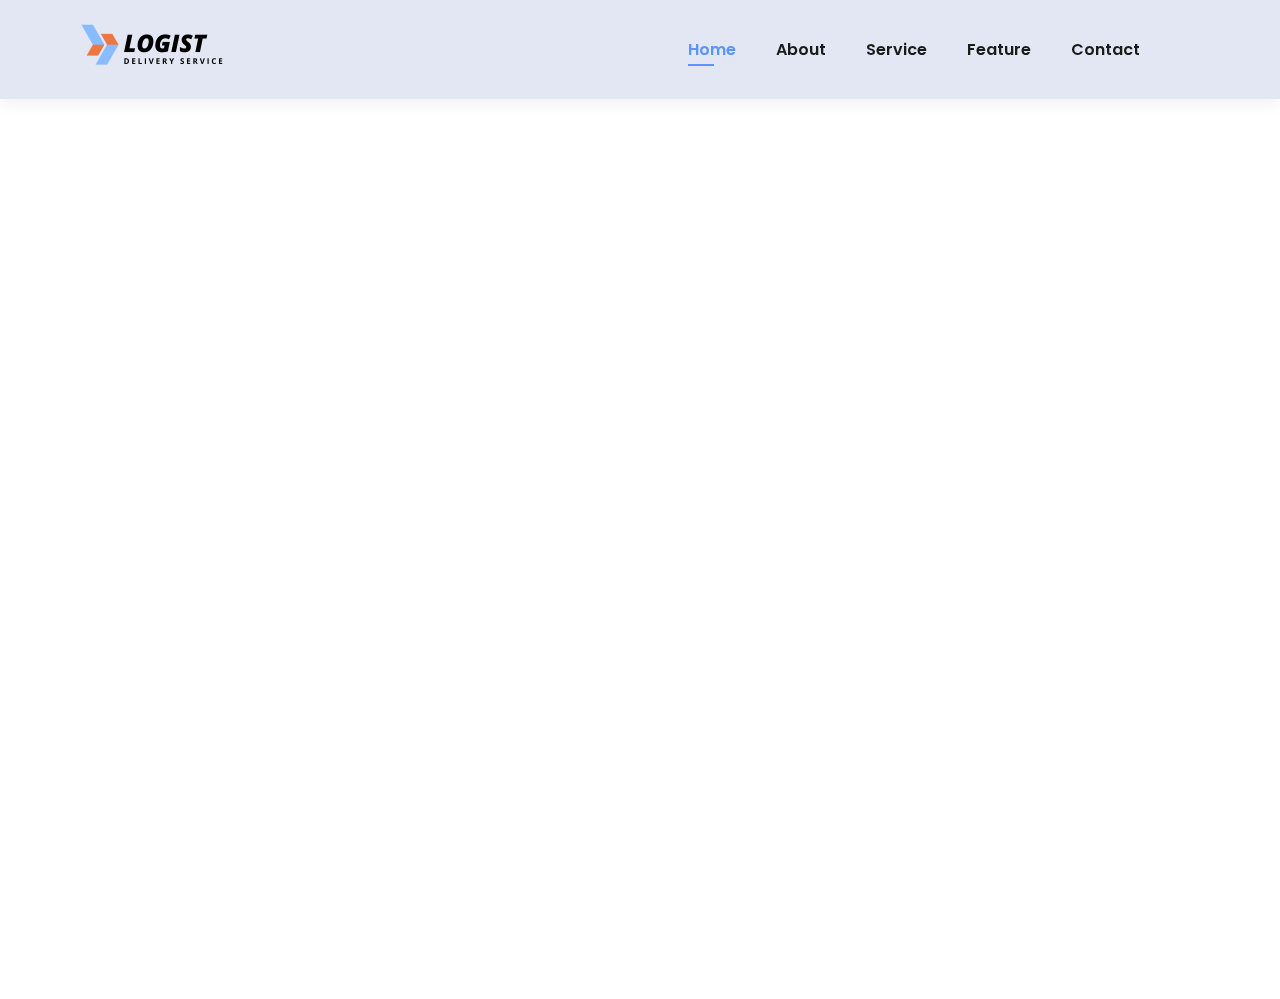
<file: login/login.html>
<!DOCTYPE html>
<!-- Coding by CodingLab || www.codinglabweb.com -->
<html lang="en">
  <head>
    <meta charset="UTF-8">
    <meta name="viewport" content="width=device-width, initial-scale=1.0">
    <link rel="stylesheet" href="/css/login.css">
    <link rel="icon" type="image/png" sizes="32x32" href="./images/favicon-32x32.png"/>
    <link rel="stylesheet" href="https://use.fontawesome.com/releases/v5.15.4/css/all.css" integrity="sha384-DyZ88mC6Up2uqS4h/KRgHuoeGwBcD4Ng9SiP4dIRy0EXTlnuz47vAwmeGwVChigm" crossorigin="anonymous"/>
    <link rel="preconnect" href="https://fonts.googleapis.com">
    <link rel="stylesheet" href="https://unicons.iconscout.com/release/v4.0.8/css/line.css">
    <link rel="preconnect" href="https://fonts.gstatic.com" crossorigin>
    <link href="https://fonts.googleapis.com/css2?family=Oswald:wght@400;600;700&family=Rubik:wght@400;500;600;700&display=swap" rel="stylesheet">
    <link rel="shortcut icon" href="images/favicon.ico" type="image/x-icon">
    <title>Logist-Shipping</title>
  </head>

  <body>
    <section id="header">
      <a href="#"><img src="/images/logo.png" class="logo" alt=""></a>

      <div>
        <ul id="navbar">
            <li><a class="active" href="#home">Home</a></li>
            <li><a href="#">About</a></li>
            <li><a href="#">Service</a></li>
            <li><a href="#">Feature</a></li>
            <li><a href="#">Contact</a></li>
            <li><a href="#"><i class="fas fa-user"></i></a></li>
            <a href="#" id="close"><i class="fas fa-times"></i></a>
        </ul>
      </div>
      <div id="mobile">
        <a href="#"><i class="fas fa-user"></i></a>
        <i id="bar" class="fas fa-outdent"></i>
      </div>
  </section>
    <!-- Home -->
    <section class="home">
      <div class="form_container">
        <i class="uil uil-times form_close"></i>

        <!-- Login From -->
        <div class="form login_form">
          <form action="#">
            <h2>Login</h2>

            <div class="input_box">
              <input type="email" placeholder="Enter your email" required />
              <i class="uil uil-envelope-alt email"></i>
            </div>
            <div class="input_box">
              <input type="password" placeholder="Enter your password" required />
              <i class="uil uil-lock password"></i>
              <i class="uil uil-eye-slash pw_hide"></i>
            </div>

            <div class="option_field">
              <span class="checkbox">
                <input type="checkbox" id="check" />
                <label for="check">Remember me</label>
              </span>
              <a href="#" class="forgot_pw">Forgot password?</a>
            </div>

            <button class="button">Login Now</button>

            <div class="login_signup">Don't have an account? <a href="#" id="signup">Signup</a></div>
          </form>
        </div>

        <!-- Signup From -->
        <div class="form signup_form">
          <form action="#">
            <h2>Signup</h2>

            <div class="input_box">
              <input type="email" placeholder="Enter your email" required />
              <i class="uil uil-envelope-alt email"></i>
            </div>
            <div class="input_box">
              <input type="password" placeholder="Create password" required />
              <i class="uil uil-lock password"></i>
              <i class="uil uil-eye-slash pw_hide"></i>
            </div>
            <div class="input_box">
              <input type="password" placeholder="Confirm password" required />
              <i class="uil uil-lock password"></i>
              <i class="uil uil-eye-slash pw_hide"></i>
            </div>

            <button class="button">Signup Now</button>

            <div class="login_signup">Already have an account? <a href="#" id="login">Login</a></div>
          </form>
        </div>
      </div>
    </section>

    <script src="/js/app.js"></script>
    <script src="/js/script.js"></script>
  </body>
</html>
</file>
<file: css/style.css>
@import url('https://fonts.googleapis.com/css2?family=Poppins:ital,wght@0,300;0,400;0,500;0,700;0,800;0,900;1,600&display=swap');


body {
    width: 100%;
    background-color: #f4f7ff;
    font-family: 'Poppins', sans-serif;
}

#header {
  display: flex;
  align-items: center;
  justify-content: space-between;
  padding: 20px 80px;
  background: #E3E6F3;
  box-shadow: 0 5px 15px rgba(0, 0, 0, 0.06);
  z-index: 999;
  position: sticky;
  top: 0;
  left: 0;
}

#header img .logo {
	font-size: 30px;
}

#navbar{
	display: flex;
	align-items: center;
	justify-content: center;
}

#navbar li {
	list-style: none;
	padding: 0 20px;
	position: relative;
}

#navbar li a {
	text-decoration: none;
	font-size: 16px;
	font-weight: 600;
	color: #1a1a1a;
	transition: 0.3 ease;
}

#navbar li a:hover, 
#navbar li a.active{
	color: #5995fd;
}

#navbar li a.active::after,
#navbar li a:hover::after{
  content: "";
  width: 30%;
  height: 2px;
  background: #5995fd;
  position: absolute;
  bottom: -4px;
  left: 20px;
}

#mobile{
  display: none;
  align-items: center;
}

#close {
	display: none;
}

@media(max-width: 799px){
  #navbar{
    display: flex;
    flex-direction: column;
    align-items: flex-start;
    justify-content: flex-start;
    position: fixed;
    top: 0;
    right: -300px;
    height: 100vh;
    width: 300px;
    background-color: #E3E6F3;
    box-shadow: 0 40px 60px rgba(0, 0, 0, 0.1);
    padding: 80px 0 0 10px;
    transition: 0.3s;
}

#navbar.active {
  right: 0;
}

#navbar li{
  margin-bottom: 25px;
}

#mobile{
  display: flex;
  align-items: center;
}

#mobile i{
  color: #1a1a1a;
  font-size: 24px;
  padding-left: 20px;
}

#close {
  display: initial;
  position: absolute;
  top: 30px;
  left: 30px;
  color: #222;
  font-size: 24px;
}
}
@media(max-width: 574px){
  .footer-col{
    width: 100%;
}
}

.team {
	background-color: var(--dark-orange);
	box-shadow: inset 0 0 3rem rgba(0, 0, 0, 0.05);
}

.team-container {
	display: grid;
	grid-template-columns: repeat(3, 1fr);
	gap: 2rem;
}

.team-member {
	background-color: var(--alice-blue);
	padding: 2rem;
	border: 1px solid transparent;
	transition: var(--transition);
}

.team-member:hover {
	background: transparent;
	border-color: var(--dark-orange);
}

.team-member-image img {
	width: 100%;
	filter: saturate(0);
}

.team-member:hover img {
	filter: saturate(1);
}

.team-member-info * {
	text-align: center;
	margin-top: 1.4rem;
}
 
.team-member-info p, h4 {
	color: var(--black);
}

.contact {
	margin: 100px auto;
	width: 80%;
	background-position: center;
	background-size: cover;
	border-radius: 10px;
	text-align: center;
	padding: 100px 0;
}

.contact h1 {
	color: var(--white);
	margin-bottom: 40px;
	padding: 0;
}

.contact .btn {
	margin: auto;
}

/* Footer */
.footer1{
	max-width: 1170px;
	margin:auto;
}

.row{
	display: flex;
	flex-wrap: wrap;
}
.footer{
	background-color: #E3E6F3;
    padding: 100px 0;
}
.footer-col{
   width: 25%;
   padding: 10px 15px;
}
.footer-col h4{
	font-size: 18px;
	color: #0e0f18;
	text-transform: capitalize;
	margin-bottom: 35px;
	font-weight: 500;
	position: relative;
}
.footer-col h4::before{
	content: '';
	position: absolute;
	left:0;
	bottom: -10px;
	background-color: #5995fd;
	height: 2px;
	box-sizing: border-box;
	width: 50px;
}
.footer-col ul li:not(:last-child){
	margin-bottom: 10px;
}
.footer-col ul li a{
	font-size: 16px;
	text-transform: capitalize;
	color: #0e0f18;
	text-decoration: none;
	font-weight: 300;
	color: #0e0f18;
	display: block;
	transition: all 0.3s ease;
}
.footer-col ul li a:hover{
	color: #0e0f18;
	padding-left: 8px;
}

.footer-col .social-links a{
	display: inline-block;
	height: 40px;
	width: 40px;
	background-color: rgba(15, 10, 10, 0.2);
	margin:0 10px 10px 0;
	text-align: center;
	line-height: 40px;
	border-radius: 50%;
	color: #0e0f18;
	transition: all 0.5s ease;
}
.footer-col .social-links a:hover{
	color: #24262b;
	background-color: #0e0f18;
}



/*responsive*/
@media(max-width: 799px){
	.contact h1{
		font-size: 24px;
	}
	.footer-col{
		width: 50%;
		margin-bottom: 30px;
	}
}
@media(max-width: 574px){
	.contact {
		font-size: 24px;
	}
  .footer-col{
    width: 100%;
}
}

/*-----------------------------------*\
  #CUSTOM PROPERTY
\*-----------------------------------*/

:root {

	/**
	 * colors
	 */
  
	--green-blue-crayola: hsl(202, 75%, 47%);
	--prussian-blue: hsl(202, 72%, 15%);
	--eerie-black: hsl(210, 11%, 15%);
	--dark-orange: hsl(32, 100%, 50%);
	--alice-blue: hsl(204, 100%, 97%);
	--light-gray: hsl(0, 0%, 80%);
	--indigo-dye: hsl(202, 64%, 26%);
	--cultured-1: hsl(0, 0%, 94%);
	--cultured-2: hsl(0, 0%, 95%);
	--cultured-3: hsl(0, 0%, 95%);
	--plutinum: #e8e8e8;
	--black_60: hsla(0, 0%, 0%, 0.6);
	--white: hsl(0, 0%, 100%);
	--black: hsl(0, 0%, 0%);
	--onyx: hsl(0, 0%, 24%);

	--st-patricks-blue: hsl(236, 57%, 28%);
	--amaranth-purple: hsl(335, 88%, 38%);
	--royal-blue-dark: hsl(231, 68%, 21%);
	--chrome-yellow: hsl(39, 100%, 52%);
	--space-cadet-1: hsl(230, 41%, 25%);
	--space-cadet-2: hsl(230, 59%, 16%);
	--winter-sky_50: hsla(335, 87%, 53%, 0.5);
	--purple-navy: hsl(236, 26%, 43%);
	--ksu-purple: hsl(275, 54%, 33%);
	--winter-sky: hsl(335, 87%, 53%);
	--razzmatazz: hsl(335, 87%, 51%);
	--platinum: hsl(0, 0%, 90%);
	--black_70: hsla(0, 0%, 0%, 0.7);
	--rajah: hsl(29, 99%, 67%);

	--Moderate-blue: hsl(238, 40%, 52%);
	--Soft-Red: hsl(358, 79%, 66%);
	--Light-grayish-blue: hsl(239, 57%, 85%);
	--Pale-red: hsl(357, 100%, 86%);
  
	--Dark-blue: hsl(212, 24%, 26%);
	--Grayish-Blue: hsl(211, 10%, 45%);
	--Light-gray: hsl(223, 19%, 93%);
	--Very-light-gray: hsl(228, 33%, 97%);
  
	--gradient-1: linear-gradient(90deg,var(--royal-blue-dark) 0,var(--ksu-purple) 51%,var(--royal-blue-dark));
	--gradient-2: linear-gradient(90deg,var(--razzmatazz) ,var(--rajah));
  
	/**
	 * typography
	 */
  
	--ff-oswald: 'Oswald', sans-serif;
	--ff-rubik: 'Rubik', sans-serif;
	--ff-source-sans-pro: 'Source Sans Pro', sans-serif;
	--ff-poppins: 'Poppins', sans-serif;
  
	--fs-11: 4.2rem;
	--fs-12: 3.8rem;
	--fs-13: 3.2rem;
	--fs-14: 2.5rem;
	--fs-15: 2.4rem;
	--fs-16: 2rem;
	--fs-17: 1.8rem;
	--fs-18: 1.5rem;

  
	--fs-1: 6rem;
	--fs-2: 5rem;
	--fs-3: 4rem;
	--fs-4: 3rem;
	--fs-5: 2.2rem;
	--fs-6: 2rem;
	--fs-7: 1.8rem;
	--fs-8: 1.5rem;
	--fs-9: 1.4rem;
	--fs-10: 1.2rem;
  
	--fw-500: 500;
	--fw-600: 600;
	--fw-700: 700;
	--fw-800: 800;
  
	/**
	 * spacing
	 */
  
	--section-padding: 50px;
  
	/**
	 * shadow
	 */
	 
	--shadow-1: 2px 0 50px hsla(0, 0%, 0%, 0.2);
	--shadow-2: 0px 40px 60px hsla(202, 75%, 47%, 0.7);
	--shadow-3: 0px 0px 60px hsla(202, 75%, 47%, 0.5);
  
	/**
	 * transition
	 */
  
	--transition: 0.25s ease;
	--cubic-in: cubic-bezier(0.51, 0.03, 0.64, 0.28);
	--cubic-out: cubic-bezier(0.33, 0.85, 0.4, 0.96);
  
  }





/*-----------------------------------*\
#RESET
\*-----------------------------------*/

*,
*::before,
*::after {
	margin: 0;
	padding: 0;
	box-sizing: border-box;
}

li { list-style: none; }

a {
	text-decoration: none;
	color: inherit;
}

a,
img,
time,
span,
input,
button,
ion-icon { display: block; }

img { height: auto; }

input,
button {
	background: none;
	border: none;
	font: inherit;
}

input { width: 100%; }

button { cursor: pointer; }

ion-icon { pointer-events: none; }

:focus-visible { outline-offset: 4px; }

::-webkit-scrollbar { width: 12px; }

::-webkit-scrollbar-track { background-color: var(--cultured-2); }

::-webkit-scrollbar-thumb {
	background-color: hsl(0, 0%, 80%);
	border: 2px solid var(--cultured-2);
}

::-webkit-scrollbar-thumb:hover { background-color: hsl(0, 0%, 70%); }





/*-----------------------------------*\
#REUSED STYLE
\*-----------------------------------*/

.container { padding-inline: 15px; }

.section { padding-block: var(--section-padding); }

.h1,
.h2,
.h3 {
	font-family: var(--ff-oswald);
	line-height: 1.2;
	font-weight: var(--fw-600);
}

.h1 {
	font-size: var(--fs-3);
	text-transform: uppercase;
}

.h2,
.h3 { color: var(--prussian-blue); }

.h2 { font-size: var(--fs-4); }

.h3 { font-size: var(--fs-5); }

.img-holder {
	background-color: var(--light-gray);
	aspect-ratio: var(--width) / var(--height);
}

.img-cover {
	width: 100%;
	height: 100%;
	object-fit: cover;
}

.section-subtitle {
	color: var(--dark-orange);
	text-transform: uppercase;
	font-size: var(--fs-6);
	font-family: var(--ff-oswald);
	font-weight: var(--fw-600);
	letter-spacing: 3px;
	margin-block-end: 10px;
}

.section-title {
	color: var(--st-patricks-blue);
	font-size: var(--fs-3);
	margin-block-end: 60px;
	max-width: max-content;
	margin-inline: auto;
}

.underline { position: relative; }

.underline::before {
	content: "";
	position: absolute;
	bottom: -20px;
	left: 50%;
	transform: translateX(-50%);
	width: 70%;
	height: 6px;
	background-image: var(--gradient-2);
	border-radius: 10px;
}

.section-text { line-height: 1.4; }

.btn {
	position: relative;
	color: var(--white);
	background-color: var(--dark-orange);
	max-width: max-content;
	font-size: var(--fs-9);
	letter-spacing: 1px;
	padding-block: 10px;
	padding-inline: 15px 50px;
}

.btn::before,
.btn::after {
	content: "";
	position: absolute;
	transition: var(--transition);
}

.btn::before {
	top: 50%;
	right: 15px;
	width: 25px;
	height: 1px;
	background-color: var(--white);
}

.btn::after {
	top: -6px;
	right: -6px;
	bottom: -6px;
	width: 20px;
	border: 2px solid var(--dark-orange);
	z-index: -1;
}

.btn:is(:hover, :focus)::before { width: 33px; }

.btn:is(:hover, :focus)::after { width: 40px; }

.grid-list {
	display: grid;
	gap: 30px;
}

.btn-link {
	color: var(--dark-orange);
	font-size: var(--fs-7);
	text-transform: uppercase;
	display: flex;
	align-items: center;
	gap: 5px;
	overflow: hidden;
}

.btn-link > * {
	transform: translateX(-22px);
	transition: var(--transition);
}

.btn-link:is(:hover, :focus) > * { transform: translateX(0); }

.w-100 { width: 100%; }







/*-----------------------------------*\
#HERO
\*-----------------------------------*/

.hero {
	position: relative;
	min-height: 99vh;
	background-repeat: no-repeat;
	background-size: cover;
	background-position: center;
	display: grid;
	place-content: center;
	padding-block-start: calc(var(--section-padding) + 85px);
	z-index: 1;
}

.hero-content {
	background-color: var(--black_60);
	color: var(--white);
	text-align: center;
	padding: 30px;
}

.hero-title .span {
	color: var(--dark-orange);
	font-weight: var(--fw-700);
}

.hero-text { margin-block: 20px 15px; }

.btn-outline {
	max-width: max-content;
	margin-inline: auto;
	font-size: var(--fs-9);
	font-weight: var(--fw-500);
	text-transform: uppercase;
	border: 1px solid var(--white);
	padding: 8px 20px;
	transition: var(--transition);
}

.btn-outline:is(:hover, :focus) {
	background-color: var(--dark-orange);
	border-color: var(--dark-orange);
}

.hero-shape {
	position: absolute;
	z-index: -1;
	animation: move 2s ease-in-out infinite alternate;
}

.hero .shape-1 {
	top: 100px;
	left: 30px;
}

.hero .shape-2 {
	bottom: 80px;
	right: 30px;
}

@keyframes move {
	0% { transform: translateY(0); }
	100% { transform: translateY(20px); }
}


/*-----------------------------------*\
  #ABOUT
\*-----------------------------------*/

.about-banner { margin-block-end: 30px; }

.about .section-title { margin-inline: 0; }

.about .underline::before {
  left: 0;
  transform: translateX(0);
}

.about-text {
  font-size: var(--fs-8);
  margin-block-end: 20px;
}

.stats-list {
  display: grid;
  gap: 30px;
}

.stats-card {
  text-align: center;
  padding: 15px;
  box-shadow: var(--shadow);
  border-radius: var(--radius-12);
}

.stats-title {
  color: var(--st-patricks-blue);
  font-size: var(--fs-2);
  font-weight: var(--fw-700);
}

.stats-text { font-size: var(--fs-8); }
  
  
  
  
/*-----------------------------------*\
#SERVICE
\*-----------------------------------*/

.service { background-color: var(--alice-blue); }

.service :is(.section-subtitle, .section-title, .section-text) { text-align: center; }

.service .section-title { margin-block-end: 20px; }

.service .section-text { margin-block-end: 50px; }

.service-card {
	background-color: var(--white);
	padding: 30px;
	border: 20px solid var(--cultured-3);
	transition: var(--transition);
}

.service-card:is(:hover, :focus-within) { border-color: var(--dark-orange); }

.service-card .card-icon { margin-block-end: 30px; }

.service-card .card-title .span {
	display: inline-block;
	color: var(--dark-orange);
	font-size: var(--fs-3);
	margin-inline-end: 15px;
}

.service-card .card-text { margin-block: 10px 20px; }
  
/*-----------------------------------*\
#FEATURE
\*-----------------------------------*/

.feature .title-wrapper { margin-block-end: 30px; }

.feature .section-text { margin-block: 20px 40px; }

.feature-card {
	position: relative;
	padding: 30px;
	text-align: center;
	border: 1px solid var(--alice-blue);
	transition: var(--transition);
}

.feature-card:is(:hover, :focus-within) { box-shadow: var(--shadow-3); }

.feature-card::before {
	content: var(--card-number);
	color: var(--cultured-1);
	font-family: var(--ff-oswald);
	font-size: var(--fs-1);
	font-weight: var(--fw-700);
	line-height: 1;
	transition: var(--transition);
}

.feature-card:is(:hover, :focus-within)::before { color: var(--dark-orange); }

.feature-card .card-icon {
	background-color: var(--alice-blue);
	width: 170px;
	height: 170px;
	display: grid;
	place-content: center;
	border-radius: 50%;
	margin-inline: auto;
	margin-block-end: 30px;
}

.feature-card .card-text { margin-block: 20px 40px; }

  

/*-----------------------------------*\
#BACK TO TOP
\*-----------------------------------*/

.back-top-btn {
	position: fixed;
	bottom: 10px;
	right: 20px;
	background-color: var(--eerie-black);
	color: var(--white);
	font-size: 20px;
	padding: 10px;
	z-index: 3;
	opacity: 0;
	visibility: hidden;
	transition: var(--transition);
}

.back-top-btn.active {
	opacity: 1;
	visibility: visible;
	transform: translateY(-10px);
}
  
  

  /*-----------------------------------*\
	#MEDIA QUERISE
  \*-----------------------------------*/
  
  /**
   * responsive for larger than 540px screen
   */
  
@media (min-width: 540px) {

	/**
		* REUSED STYLE
		*/

	.btn {
		font-size: var(--fs-7);
		padding-inline: 30px 60px;
	}

	/**
		* ABOUT
		*/

	.about .abs-img-2 {
		display: block;
		position: absolute;
		width: 400px;
		bottom: 0;
		left: 50px;
		z-index: -1;
	}

	.about .abs-img-1 { right: -200px; }

}
 
  
/**
* responsive for larger than 640px screen
*/

@media (min-width: 640px) {

	/**
		* REUSED STYLE
		*/

	.h1 { --fs-3: 5rem; }

	.container {
		max-width: 540px;
		width: 100%;
		margin-inline: auto;
	}

	/**
		* HERO
		*/

	.hero { justify-content: flex-start; }

	.hero .shape-1 { left: 45px; }

	.hero-content {
		background-color: transparent;
		text-align: left;
	}

	.hero-title .span { --fs-2: 6rem; }

	.hero-text { max-width: 30ch; }

	.btn-outline { margin-inline: 0; }

}


/**
* responsive for larger than 768px screen
*/
  
@media (min-width: 768px) {

	/**
		* REUSED STYLE
		*/

	.container { max-width: 720px; }

	.h1 { --fs-3: 6rem; }

	.grid-list { grid-template-columns: 1fr 1fr; }



	/**
		* HERO
		*/

	.hero-title .span { --fs-2: 7rem; }

	.hero-text {
		font-size: var(--fs-7);
		max-width: 40ch;
		margin-block-end: 40px;
	}

	.btn-outline {
		font-size: var(--fs-7);
		padding: 12px 30px;
	}



	/**
		* FEATURES
		*/

	.feature-card::before { --fs-1: 10rem; }

	/**
		* FOOTER
		*/

	.footer-top { grid-template-columns: 1fr 1fr; }

}

/**
* responsive for larger than 992px screen
*/
  
@media (min-width: 992px) {

	/**
		* CUSTOM PROPERTY
		*/

	:root {

		/**
		* typography
		*/

		--fs-4: 4.5rem;

		/**
		* spacing
		*/

		--section-padding: 120px;

	}



	/**
		* REUSED STYLE
		*/

	.container { max-width: 960px; }

	.h1 { --fs-3: 10rem; }

	.section-subtitle { --fs-6: 3rem; }

	.section-text {
		max-width: 70ch;
		margin-inline: auto;
	}

	.grid-list { grid-template-columns: repeat(3, 1fr); }
	/**
		* HERO
		*/

	.hero { grid-template-columns: 1fr; }

	.hero-content { padding: 0; }

	.hero-title .span { --fs-2: 12rem; }



	/**
		* ABOUT
		*/

	.about .container {
		display: grid;
		grid-template-columns: 1fr 1fr;
		align-items: center;
		gap: 30px;
	}

	.about-banner { margin-block-end: 0; }

	.about .abs-img-1 { right: -100px; }

	.about :is(.section-title, .section-text) { margin-block-end: 35px; }



	/**
		* FEATURE
		*/

	.feature .title-wrapper {
		display: grid;
		grid-template-columns: 1fr 1fr;
		align-items: center;
		justify-items: self-end;
	}

	.feature .section-text { margin-block-end: 0; }

	.feature-list { margin-block-start: 120px; }

	.feature-card { padding-block-start: 80px; }

	.feature-card::before {
		--fs-1: 16rem;
		position: absolute;
		top: -90px;
		left: 20px;
	}

	/**
		* FOOTER
		*/

	.footer-top {
		grid-template-columns: repeat(4, 1fr);
		justify-items: self-end;
	}

	.copyright { text-align: center; }

}





/**
* responsive for larger than 1200px screen
*/

@media (min-width: 1200px) {

/**
	* REUSED STYLE
	*/

.container { max-width: 1180px; }

.h1 { --fs-3: 12rem; }



/**
	* HEADER
	*/

.header .contact-number { --fs-6: 3rem; }


/**
	* ABOUT
	*/

.about-banner { max-width: 370px; }

.about .abs-img-2 { width: max-content; }

/**
	* FOOTER
	*/

.footer-top { padding-block: 60px; }

}

  :root {

	/**
	 * typography
	 */
  
	
  
	/**
	 * border radius
	 */
  
	--radius-4: 4px;
	--radius-12: 12px;
  
	/**
	 * spacing
	 */
  
	--section-padding: 60px;
  
	/**
	 * transition
	 */
  
	--transition-1: 0.15s ease;
	--transition-2: 0.35s ease;
	--cubic-in: cubic-bezier(0.51, 0.03, 0.64, 0.28);
	--cubic-out: cubic-bezier(0.33, 0.85, 0.56, 1.02);
  
	/**
	 * shadow
	 */
  
	--shadow: 0 5px 20px 1px hsla(220, 63%, 33%, 0.1);
  
  }
  
  
  
  
  
  /*-----------------------------------*\
	#RESET
  \*-----------------------------------*/
  
  *,
  *::before,
  *::after {
	margin: 0;
	padding: 0;
	box-sizing: border-box;
  }
  
  li { list-style: none; }
  
  a { text-decoration: none; }
  
  a,
  img,
  span,
  input,
  button,
  ion-icon { display: block; }
  
  input,
  button {
	background: none;
	border: none;
	font: inherit;
  }
  
  button { cursor: pointer; }
  
  input { width: 100%; }
  
  ion-icon { pointer-events: none; }
  
  img { height: auto; }
  
  address { font-style: normal; }
  
  html {
	font-family: var(--ff-poppins);
	font-size: 10px;
	scroll-behavior: smooth;
  }
  
  body {
	background-color: var(--white);
	color: var(--purple-navy);
	font-size: 1.6rem;
  }
  
  ::-webkit-scrollbar { width: 10px; }
  
  ::-webkit-scrollbar-track { background-color: hsl(0, 0%, 95%); }
  
  ::-webkit-scrollbar-thumb { background-color: hsl(0, 0%, 80%); }
  
  ::-webkit-scrollbar-thumb:hover { background-color: hsl(0, 0%, 70%); }
  
  
  
  
  
  /*-----------------------------------*\
	#REUSED STYLE
  \*-----------------------------------*/
  
  .container { padding-inline: 15px; }
  
  .h2,
  .h3 { font-family: var(--ff-source-sans-pro); }
  
  .btn {
	background-image: var(--gradient-2);
	background-size: 200%;
	color: var(--white);
	padding: 12px 35px;
	font-size: var(--fs-18);
	font-weight: var(--fw-500);
	border-radius: 0 25px;
	transition: var(--transition-2);
  }
  
  .btn:is(:hover, :focus) { background-position: right; }
  
  .w-100 { width: 100%; }
  
  .banner-animation { animation: waveAnim 2s linear infinite alternate; }
  
  @keyframes waveAnim {
	0% { transform: translate(0, 0) rotate(0); }
	100% { transform: translate(2px, 2px) rotate(1deg); }
  }
  
  .section { padding-block: var(--section-padding); }
  
  .section-title {
	color: var(--st-patricks-blue);
	font-size: var(--fs-13);
	margin-block-end: 60px;
	max-width: max-content;
	margin-inline: auto;
  }
  
  .underline { position: relative; }
  
  .underline::before {
	content: "";
	position: absolute;
	bottom: -20px;
	left: 50%;
	transform: translateX(-50%);
	width: 70%;
	height: 6px;
	background-image: var(--gradient-2);
	border-radius: 10px;
  }
  
  :is(.service-card, .features-card) .title {
	color: var(--st-patricks-blue);
	font-size: var(--fs-14);
	font-weight: var(--fw-700);
  }
  
  :is(.service-card, .features-card, .blog-card) .text { font-size: var(--fs-18); }
  
  .img-cover {
	width: 100%;
	height: 100%;
	object-fit: cover;
  }
  
  /*-----------------------------------*\
	#ABOUT
  \*-----------------------------------*/
  
  .about-banner { margin-block-end: 30px; }
  
  .about .section-title { margin-inline: 0; }
  
  .about .underline::before {
	left: 0;
	transform: translateX(0);
  }
  
  .about-text {
	font-size: var(--fs-18);
	margin-block-end: 20px;
  }
  
  .stats-list {
	display: grid;
	gap: 30px;
  }
  
  .stats-card {
	text-align: center;
	padding: 15px;
	box-shadow: var(--shadow);
	border-radius: var(--radius-12);
  }
  
  .stats-title {
	color: var(--st-patricks-blue);
	font-size: var(--fs-12);
	font-weight: var(--fw-700);
  }
  
  .stats-text { font-size: var(--fs-18); }

  
  /*-----------------------------------*\
	#MEDIA QUERIES
  \*-----------------------------------*/
  
  /**
   * responsive for larger than 550px screen
   */
  
  @media (min-width: 550px) {
  
	/**
	 * REUSED STYLE
	 */
  
	.container {
	  max-width: 550px;
	  margin-inline: auto;
	}
  
	.section-title { --fs-13: 3.6rem; }
	/**
	 * ABOUT
	 */
  
	.stats-list { grid-template-columns: repeat(3, 1fr); }
  }

  /**
   * responsive for larger than 768px screen
   */
  
  @media (min-width: 768px) {
  
	/**
	 * REUSED STYLE
	 */
  
	.container { max-width: 720px; }
  }

  /**
   * responsive for larger than 992px screen
   */
  
  @media (min-width: 992px) {
  
	/**
	 * CUSTOM PROPERTY
	 */
  
	:root {
  
	  /**
	   * typography
	   */
  
	  --fs-11: 5.4rem;
  
	}

	/**
	 * REUSED STYLE
	 */
  
	.container { max-width: 950px; }

	/**
	 * ABOUT
	 */
  
	.about .container {
	  display: grid;
	  grid-template-columns: 1fr 1fr;
	  gap: 30px;
	}
  /**
   * responsive for larger than 1200px screen
   */
  
  @media (min-width: 1200px) {
  
	/**
	 * REUSED STYLE
	 */
  
	.container { max-width: 1200px; }
  
	.section-title { --fs-13: 4.6rem; }
  
  }
}

* {
	padding: 0;
	margin: 0;
	box-sizing: border-box;
	font-family: "Poppins", sans-serif;
	font-size: 16px;
}

p{
	line-height: 1.5;
}

a{
	cursor: pointer;
	text-decoration: none;
	font-weight: 500;
}

button{
	cursor: pointer;
}

button:hover{
	filter: saturate(80%);
}

.bu-primary{
	background-color: var(--Moderate-blue);
	color: var(--white);
	border: none;
	padding: .75rem 1.5rem;
	border-radius: 4px;
}

.comment-section{
	padding: 0 1rem;
}

.containers{
	border-radius: 8px;
	padding: 1.5rem;
	background-color: var(--white);
}

.comments-wrp {
	display: flex;
	flex-direction: column;
}

.comment-section{
	max-width: 75ch;
	margin: auto;
	margin-top: 1rem;
}

.email {
	width: 100%;
}

.comment{
	margin-bottom: 1rem;
	display: grid;
	grid-template-areas: 
		"score user controls"
		"score comment comment"
		"score comment comment"
	;
	grid-template-columns: auto 1fr auto;
	gap: 1.5rem;
	row-gap: 1rem;
	color: var(--Grayish-Blue);
}

.c-score{
	color: var(--Moderate-blue);
	font-weight: 500;
	grid-area: score;
	display: flex;
	align-items: center;
	flex-direction: column;
	gap: 1rem;
	padding: .75rem;
	padding-top: .5rem;
	width: 1rem;
	box-sizing: content-box;
	background-color: var(--Very-light-gray);
	border-radius: 8px;
	align-self: flex-start;
}

.score-control{
	width: 100%;
	cursor: pointer;
	object-fit: scale-down;
}

.c-text{
	grid-area: comment;
	width: 100%;
}

.c-user{
	width: 100%;
	grid-area: user;
	display: flex;
	gap: 1rem;
	align-items: center;
}

.usr-name{
	color: var(--Dark-blue);
	font-weight: 700;
}
.usr-img{
	height: 2rem;
	width: 2rem;
}

.c-controls{
	display: flex;
	gap: 1rem;
	color: var(--Moderate-blue);
	grid-area: controls;
	align-self: center;
	justify-self: flex-end;
}

.c-controls a{
	align-items: center;
}

.delete{
	color: var(--Soft-Red);
	display: none;
}

.control-icon{
	margin-right: .5rem;
}

.replies{
	display: flex;
	margin-left: 2.5rem;
	padding-left: 2.4rem;
	border-left: 1px solid var(--Light-grayish-blue);
}

.reply-to{
	color: var(--Moderate-blue);
	font-weight: 500;
}

.reply-input{
	display: grid;
	margin-bottom: 1rem;
	grid-template-areas: "avatar input button";
	grid-template-columns: min-content auto min-content;
	justify-items: center;
	gap: 1rem;
	min-height: 9rem;
}

.reply-input img{
	grid-area: avatar;
	height: 2.5rem;
	width: 2.5rem;
}

.reply-input button{
	grid-area: button;
	align-self: flex-start;
}

.reply-input input{
	grid-area: input;
	padding: 1rem;
	margin-bottom: 1rem;
	width: 100%;
	border: 1px solid var(--Light-gray);
	border-radius: 4px;
	resize: none;
}

.reply-input textarea{
	grid-area: input;
	padding: 1rem;
	width: 100%;
	border: 1px solid var(--Light-gray);
	border-radius: 4px;
	resize: none;
}

.this-user .usr-name::after{
	font-weight: 400;
	content: "you";
	color: var(--white);
	background-color: var(--Moderate-blue);
	padding: 0 .4rem;
	padding-bottom: .2rem;
	font-size: .8rem;
	margin-left: .5rem;
	border-radius: 2px;
}

.this-user .reply{
	display: none;
}

.this-user .edit , .this-user .delete{
	display: flex;
}
  
@media screen and (max-width:640px) {
	.container{
		padding: .75rem;
	}

	.replies{
		padding-left: 1rem;
		margin-left: .5rem;
	}

	.comment{
		grid-template-areas: 
			"user user user"
			"comment comment comment"
			"score ... controls"
		;

		gap: .5rem;
	}
	.c-score{
		flex-direction: row;
		width: auto;
	}

	.reply-input{
		grid-template-areas: 
			"input input input"
			"avatar ... button"
		;
		grid-template-rows: auto min-content;
		align-items: center;
		gap: .5rem;
	}

	.reply-input img{
		height: 2rem;
		width: 2rem;
	}

	.reply-input textarea{
		height: 6rem;
		padding: .5rem;
		align-self: stretch;
	}
}


.modal-wrp{
	position: fixed;
	top: 0;
	left: 0;
	height: 100%;
	width: 100%;
	display: flex;
	align-items: center;
	justify-content: center;
	background-color: rgba(0,0,0,.3);
}

.modal{
	padding: 1.5rem;
	max-width: 32ch;
	display: grid;
	gap: 1rem;
	grid-template-areas: 
	"heading heading"
	"body body"
	"no yes";
}

.invisible{
	display: none;
}

.modal h3{
	grid-area: heading;
	color: var(--Dark-blue);
}
.modal button{
	color: var(--white);
	padding: .75rem;
	border-radius: 8px;
	border: none;
	font-weight: 500;
}

.modal p{
	grid-area: body;
	color: var(--Grayish-Blue);
	line-height: 1.5;
}

.modal .yes{
	grid-area: yes;
	background-color: var(--Soft-Red);
}

.modal .no{
	background-color: var(--Grayish-Blue);
	grid-area: no;
}
</file>
<file: css/login.css>
/* Import Google font - Poppins */
@import url("https://fonts.googleapis.com/css2?family=Poppins:wght@200;300;400;500;600;700&display=swap");
* {
  margin: 0;
  padding: 0;
  box-sizing: border-box;
  font-family: "Poppins", sans-serif;
}
a {
  text-decoration: none;
}
#header {
  display: flex;
  align-items: center;
  justify-content: space-between;
  padding: 20px 80px;
  background: #E3E6F3;
  box-shadow: 0 5px 15px rgba(0, 0, 0, 0.06);
  z-index: 999;
  position: sticky;
  top: 0;
  left: 0;
}

#header img .logo {
	font-size: 30px;
}

#navbar{
	display: flex;
	align-items: center;
	justify-content: center;
}

#navbar li {
	list-style: none;
	padding: 0 20px;
	position: relative;
}

#navbar li a {
	text-decoration: none;
	font-size: 16px;
	font-weight: 600;
	color: #1a1a1a;
	transition: 0.3 ease;
}

#navbar li a:hover, 
#navbar li a.active{
	color: #5995fd;
}

#navbar li a.active::after,
#navbar li a:hover::after{
  content: "";
  width: 30%;
  height: 2px;
  background: #5995fd;
  position: absolute;
  bottom: -4px;
  left: 20px;
}

#mobile{
  display: none;
  align-items: center;
}

#close {
	display: none;
}

@media(max-width: 799px){
  #navbar{
    display: flex;
    flex-direction: column;
    align-items: flex-start;
    justify-content: flex-start;
    position: fixed;
    top: 0;
    right: -300px;
    height: 100vh;
    width: 300px;
    background-color: #E3E6F3;
    box-shadow: 0 40px 60px rgba(0, 0, 0, 0.1);
    padding: 80px 0 0 10px;
    transition: 0.3s;
}

#navbar.active {
  right: 0;
}

#navbar li{
  margin-bottom: 25px;
}

#mobile{
  display: flex;
  align-items: center;
}

#mobile i{
  color: #1a1a1a;
  font-size: 24px;
  padding-left: 20px;
}

#close {
	display: initial;
  position: absolute;
  top: 30px;
  left: 30px;
  color: #222;
  font-size: 24px;
}
}

/* Home */
.home {
  position: relative;
  height: 100vh;
  width: 100%;
  background-size: cover;
  background-position: center;
}
.home::before {
  content: "";
  position: absolute;
  height: 100%;
  width: 100%;
  background-color: rgba(0, 0, 0, 0.6);
  z-index: 100;
  opacity: 0;
  pointer-events: none;
  transition: all 0.5s ease-out;
}
.home.show::before {
  opacity: 1;
  pointer-events: auto;
}
/* From */
.form_container {
  position: fixed;
  max-width: 320px;
  width: 100%;
  top: 50%;
  left: 50%;
  transform: translate(-50%, -50%) scale(1.2);
  z-index: 101;
  background: #fff;
  padding: 25px;
  border-radius: 12px;
  box-shadow: rgba(0, 0, 0, 0.1);
  opacity: 0;
  pointer-events: none;
  transition: all 0.4s ease-out;
}
.home.show .form_container {
  opacity: 1;
  pointer-events: auto;
  transform: translate(-50%, -50%) scale(1);
}
.signup_form {
  display: none;
}
.form_container.active .signup_form {
  display: block;
}
.form_container.active .login_form {
  display: none;
}
.form_close {
  position: absolute;
  top: 10px;
  right: 20px;
  color: #0b0217;
  font-size: 22px;
  opacity: 0.7;
  cursor: pointer;
}
.form_container h2 {
  font-size: 22px;
  color: #0b0217;
  text-align: center;
}
.input_box {
  position: relative;
  margin-top: 30px;
  width: 100%;
  height: 40px;
}
.input_box input {
  height: 100%;
  width: 100%;
  border: none;
  outline: none;
  padding: 0 30px;
  color: #333;
  transition: all 0.2s ease;
  border-bottom: 1.5px solid #aaaaaa;
}
.input_box input:focus {
  border-color: #707070;
}
.input_box i {
  position: absolute;
  top: 50%;
  transform: translateY(-50%);
  font-size: 20px;
  color: #707070;
}
.input_box i.email,
.input_box i.password {
  left: 0;
}
.input_box input:focus ~ i.email,
.input_box input:focus ~ i.password {
  color: #5995fd;
}
.input_box i.pw_hide {
  right: 0;
  font-size: 18px;
  cursor: pointer;
}
.option_field {
  margin-top: 14px;
  display: flex;
  align-items: center;
  justify-content: space-between;
}
.form_container a {
  color: #5995fd;
  font-size: 12px;
}
.form_container a:hover {
  text-decoration: underline;
}
.checkbox {
  display: flex;
  column-gap: 8px;
  white-space: nowrap;
}
.checkbox input {
  accent-color: #0b0217;
}
.checkbox label {
  font-size: 12px;
  cursor: pointer;
  user-select: none;
  color: #0b0217;
}
.form_container .button {
  background: #fff;
  margin-top: 30px;
  width: 100%;
  padding: 10px 0;
  border-radius: 10px;
}
.login_signup {
  font-size: 12px;
  text-align: center;
  margin-top: 15px;
}
</file>
